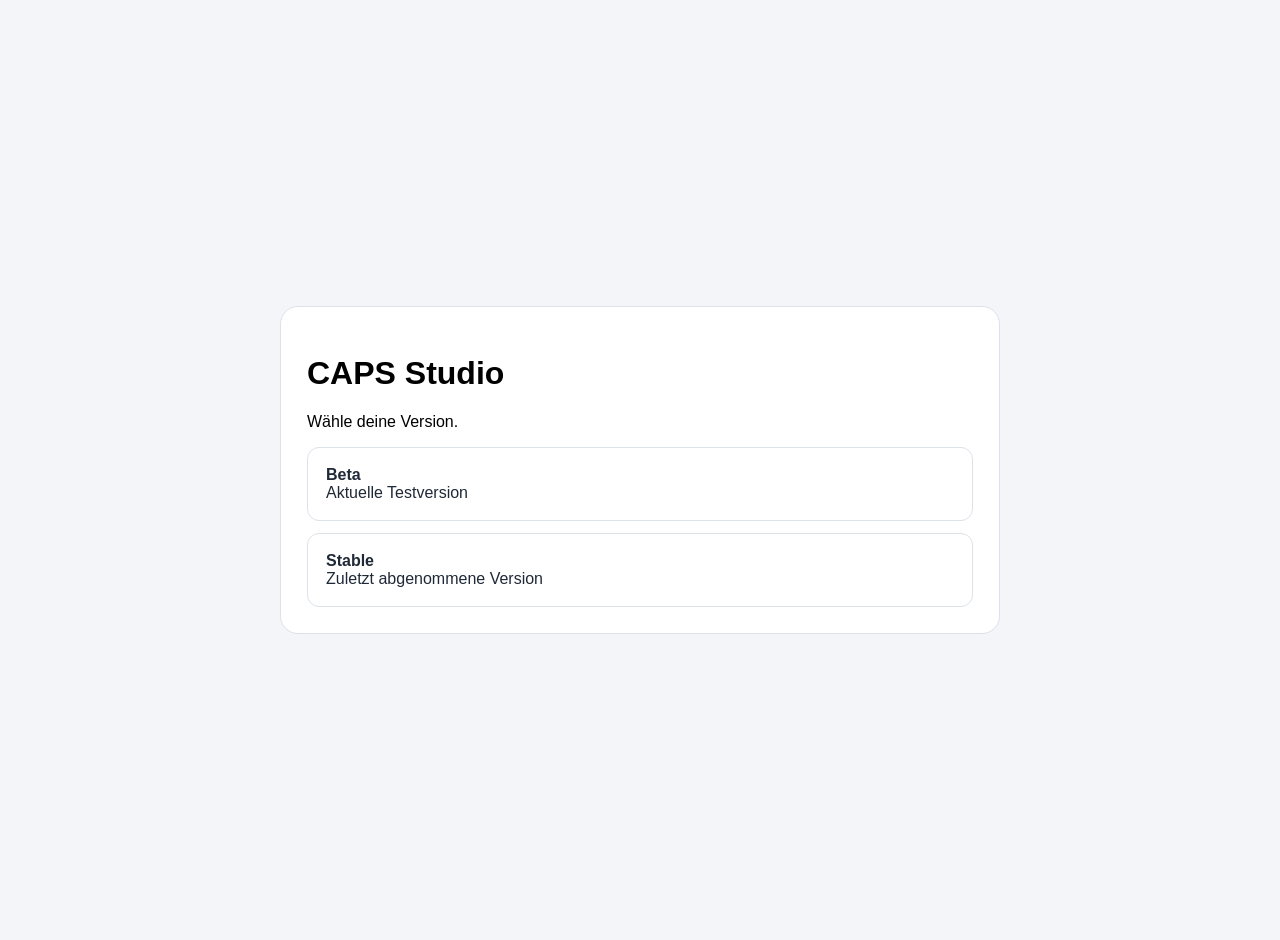
<file: index.html>
<!doctype html><html lang="de"><head><meta charset="UTF-8"><meta name="viewport" content="width=device-width,initial-scale=1.0"><title>CAPS Studio</title><style>body{font-family:Arial;background:#f3f5f8;margin:0;min-height:100vh;display:grid;place-items:center;padding:20px}main{background:#fff;border:1px solid #dce2e9;border-radius:18px;padding:26px;width:min(720px,100%);box-sizing:border-box}a{display:block;padding:18px;margin-top:12px;border:1px solid #dce2e9;border-radius:12px;text-decoration:none;color:#1f2937}a:hover{border-color:#2f6fed}</style></head><body><main><h1>CAPS Studio</h1><p>Wähle deine Version.</p><a href="./beta/"><strong>Beta</strong><br>Aktuelle Testversion</a><a href="./stable/"><strong>Stable</strong><br>Zuletzt abgenommene Version</a></main></body></html>
</file>
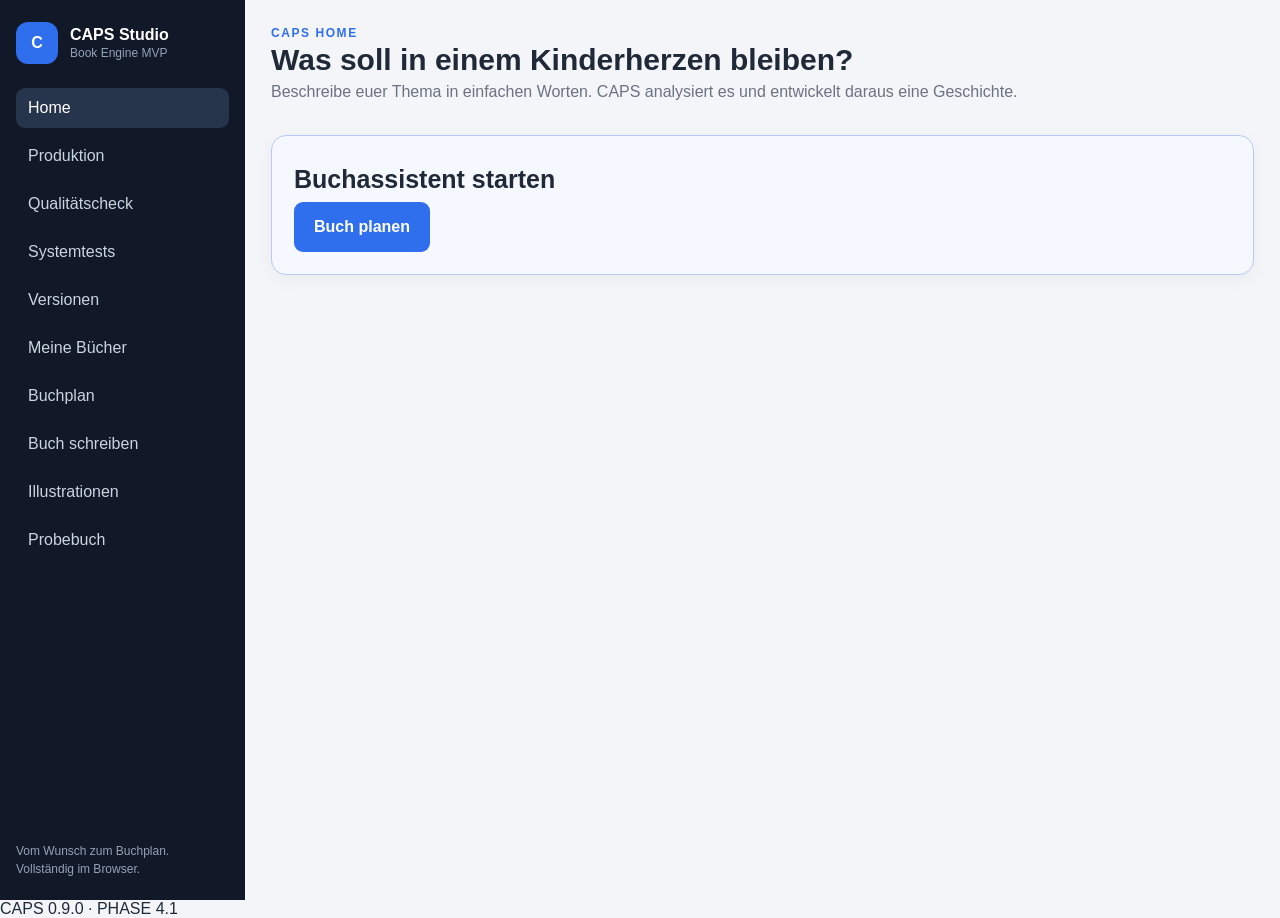
<file: beta/index.html>
<!doctype html>
<html lang="de">
<head>
  <meta charset="UTF-8">
  <meta name="viewport" content="width=device-width, initial-scale=1.0, viewport-fit=cover">
  <meta name="theme-color" content="#111827">
  <meta name="mobile-web-app-capable" content="yes">
  <title>CAPS Studio – Probebuch</title>
  <link rel="stylesheet" href="css/app.css?v=2026-07-18-0900-phase4.1">
</head>
<body>
  <div id="app"></div>

  <script src="js/core/boot-guard.js?v=2026-07-18-0900-phase4.1"></script>
  <script src="themes/universe-data.js?v=2026-07-18-0900-phase4.1"></script>
  <script src="js/core/storage-engine.js?v=2026-07-18-0900-phase4.1"></script>
  <script src="js/core/layout-engine.js?v=2026-07-18-0900-phase4.1"></script>
  <script src="js/core/illustration-engine.js?v=2026-07-18-0900-phase4.1"></script>
  <script src="js/core/manuscript-engine.js?v=2026-07-18-0900-phase4.1"></script>
  <script src="js/core/editorial-engine.js?v=2026-07-18-0900-phase4.1"></script>
  <script src="js/core/story-treatment-engine.js?v=2026-07-18-0900-phase4.1"></script>
  <script src="js/core/book-engine.js?v=2026-07-18-0900-phase4.1"></script>
  <script src="js/core/project-manager.js?v=2026-07-18-0900-phase4.1"></script>
  <script src="js/ui/ui-controller.js?v=2026-07-18-0900-phase4.1"></script>
  <script src="js/core/universe-engine.js?v=2026-07-18-0900-phase4.1"></script>
  <script src="js/core/consistency-engine.js?v=2026-07-18-0900-phase4.1"></script>
  <script src="js/core/regression-engine.js?v=2026-07-18-0900-phase4.1"></script>
  <script src="js/core/history-engine.js?v=2026-07-18-0900-phase4.1"></script>
  <script src="js/core/workflow-engine.js?v=2026-07-18-0900-phase4.1"></script>
  <script src="js/export/pdf-engine.js?v=2026-07-18-0900-phase4.1"></script>
  <script src="js/export/export-engine.js?v=2026-07-18-0900-phase4.1"></script>
  <script src="js/core/app.js?v=2026-07-18-0900-phase4.1"></script>
  <div class="release-badge">CAPS 0.9.0 · PHASE 4.1</div>
</body>
</html>
</file>
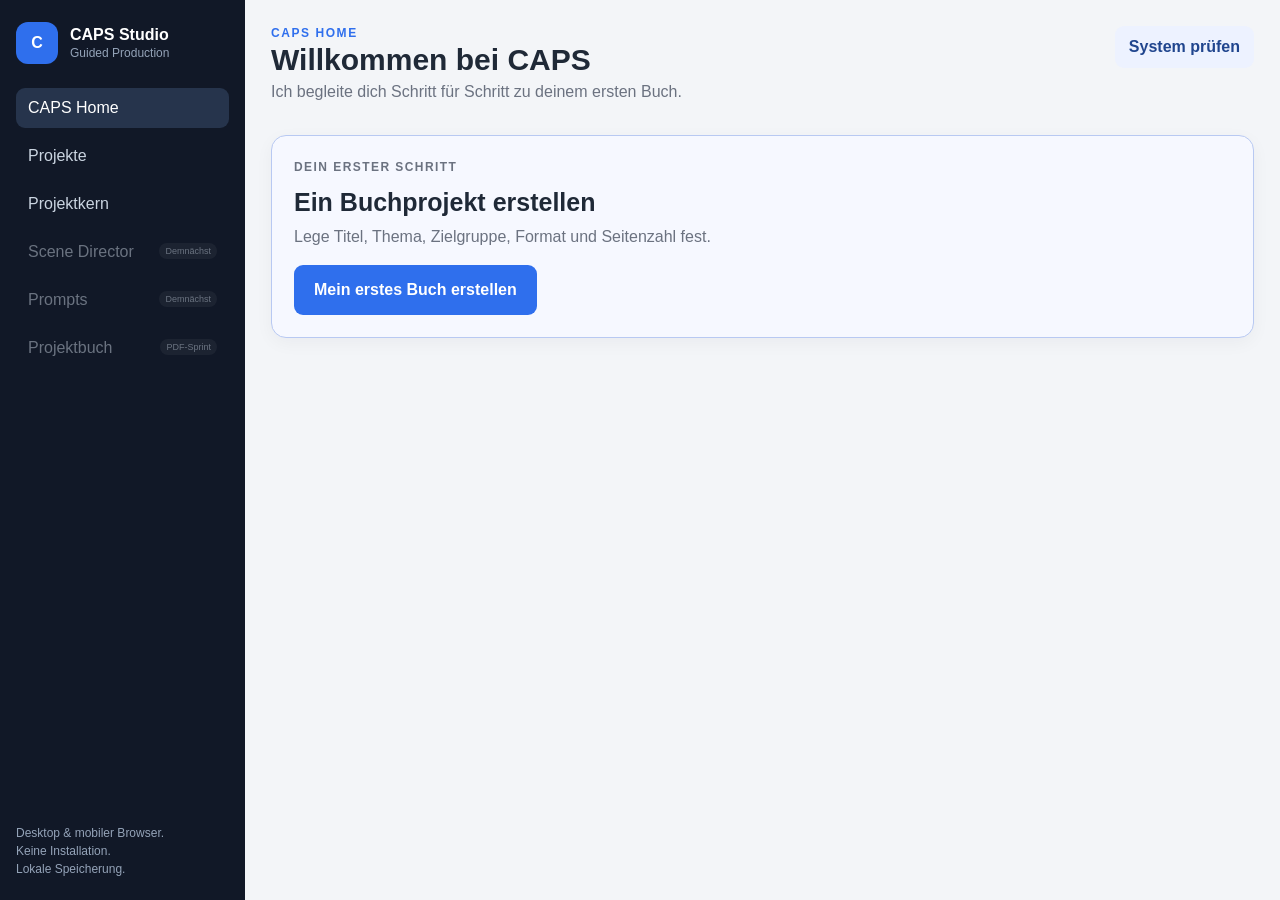
<file: stable/index.html>
<!doctype html>
<html lang="de">
<head>
  <meta charset="UTF-8">
  <meta name="viewport" content="width=device-width, initial-scale=1.0, viewport-fit=cover">
  <meta name="theme-color" content="#111827">
  <meta name="mobile-web-app-capable" content="yes">
  <title>CAPS Studio – Guided Production</title>
  <link rel="stylesheet" href="css/app.css">
</head>
<body>
  <div id="app"></div>

  <script src="js/core/storage-engine.js"></script>
  <script src="js/core/project-manager.js"></script>
  <script src="js/ui/ui-controller.js"></script>
  <script src="js/core/app.js"></script>
</body>
</html>
</file>
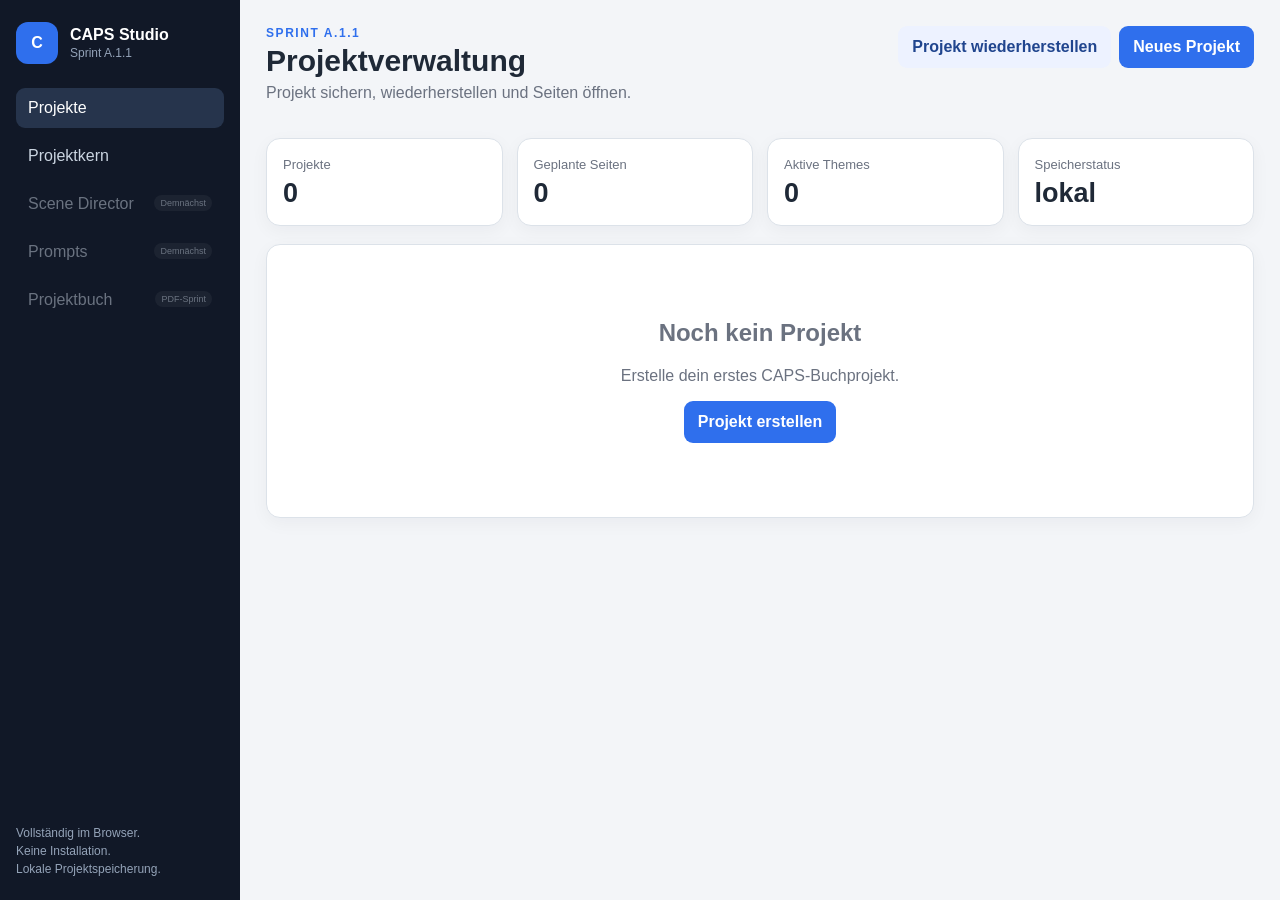
<file: releases/beta/5.1.0-a1.1/index.html>
<!doctype html>
<html lang="de">
<head>
  <meta charset="UTF-8">
  <meta name="viewport" content="width=device-width, initial-scale=1.0, viewport-fit=cover">
  <meta name="theme-color" content="#111827">
  <title>CAPS Studio – Sprint A.1</title>
  <link rel="stylesheet" href="css/app.css">
</head>
<body>
  <div id="app"></div>

  <script src="js/core/storage-engine.js"></script>
  <script src="js/core/project-manager.js"></script>
  <script src="js/ui/ui-controller.js"></script>
  <script src="js/core/app.js"></script>
</body>
</html>
</file>
<file: beta/css/app.css>
:root{
  font-family:Inter,Arial,Helvetica,sans-serif;
  color:#1f2937;
  background:#f3f5f8;
  --panel:#fff;
  --line:#dce2e9;
  --muted:#6b7280;
  --accent:#2f6fed;
  --accent-dark:#204fb6;
  --sidebar:#111827;
  --good:#147d45;
  --good-bg:#dcfce7;
  --warn:#a15c00;
  --warn-bg:#fff7ed;
  --danger:#991b1b;
  --danger-bg:#fee2e2;
}
*{box-sizing:border-box}
html{scroll-behavior:smooth}
body{margin:0;min-height:100vh;background:#f3f5f8;overscroll-behavior-y:contain}
button,input,select,textarea{font:inherit}
button{cursor:pointer;touch-action:manipulation;-webkit-tap-highlight-color:transparent}
.app-shell{min-height:100vh;display:grid;grid-template-columns:245px minmax(0,1fr)}
.sidebar{background:var(--sidebar);color:#fff;padding:22px 16px;display:flex;flex-direction:column;gap:24px}
.brand{display:flex;gap:12px;align-items:center}
.brand-mark{width:42px;height:42px;border-radius:12px;background:var(--accent);display:grid;place-items:center;font-weight:900}
.brand strong,.brand span{display:block}
.brand span{font-size:12px;color:#94a3b8;margin-top:2px}
.nav{display:grid;gap:8px}
.nav-item{padding:11px 12px;border-radius:9px;color:#cbd5e1;position:relative}
.nav-item.active{background:#26344c;color:#fff}
.nav-item.clickable:hover{background:#1f2c42;color:#fff}
.nav-button{width:100%;border:0;text-align:left;background:transparent;color:inherit;padding:0}
.nav-item.disabled{opacity:.48;cursor:not-allowed}
.coming-soon{float:right;font-size:9px;padding:3px 6px;border-radius:999px;background:rgba(255,255,255,.1)}
.side-note{margin-top:auto;color:#94a3b8;font-size:12px;line-height:1.5}
.main{padding:26px;min-width:0}
.topbar{display:flex;justify-content:space-between;gap:16px;align-items:flex-start;margin-bottom:18px}
h1{margin:3px 0 6px;font-size:30px}
h2,h3,p{margin-top:0}
.eyebrow{margin:0;color:var(--accent);font-size:12px;font-weight:800;letter-spacing:.13em}
.subtle{color:var(--muted)}
.actions{display:flex;gap:8px;flex-wrap:wrap}
.primary,.secondary,.danger,.success{border:0;border-radius:9px;min-height:42px;padding:10px 14px;font-weight:750}
.primary{background:var(--accent);color:#fff}
.primary:hover{background:var(--accent-dark)}
.secondary{background:#edf2ff;color:#20458e}
.danger{background:var(--danger-bg);color:var(--danger)}
.success{background:var(--good-bg);color:#166534}
.panel,.stat,.hero-card,.next-step-card{background:var(--panel);border:1px solid var(--line);border-radius:15px;box-shadow:0 5px 18px rgba(15,23,42,.045)}
.panel{padding:20px}
.stats{display:grid;grid-template-columns:repeat(4,1fr);gap:14px;margin-bottom:18px}
.stat{padding:16px}
.stat span{font-size:13px;color:var(--muted)}
.stat strong{display:block;font-size:27px;margin-top:5px}
.home-grid{display:grid;grid-template-columns:minmax(0,1.35fr) minmax(320px,.65fr);gap:16px;align-items:start}
.hero-card{padding:22px;background:linear-gradient(145deg,#111827,#26344c);color:#fff}
.hero-card .subtle{color:#cbd5e1}
.hero-top{display:flex;justify-content:space-between;gap:16px;align-items:flex-start}
.hero-project{margin-top:18px}
.hero-project h2{font-size:28px;margin-bottom:6px}
.score-row{display:flex;justify-content:space-between;align-items:flex-end;gap:16px;margin-top:18px}
.score-number{font-size:42px;font-weight:900;line-height:1}
.score-label{font-size:12px;color:#cbd5e1;margin-top:5px}
.progress{height:11px;background:#dfe5ee;border-radius:999px;overflow:hidden}
.progress span{display:block;height:100%;background:var(--accent)}
.hero-card .progress{background:rgba(255,255,255,.17);margin-top:10px}
.hero-card .progress span{background:#7ea5ff}
.health-button{border:1px solid rgba(255,255,255,.18);background:rgba(255,255,255,.08);color:#fff;border-radius:999px;padding:8px 11px;font-weight:750}
.next-step-card{padding:22px;margin-top:16px;border-color:#b8c9f2;background:#f6f8ff}
.next-step-label{color:var(--accent);font-size:12px;font-weight:900;letter-spacing:.12em}
.next-step-card h2{font-size:25px;margin:7px 0 8px}
.next-step-card p{color:var(--muted);line-height:1.5}
.next-step-card .primary{min-height:50px;padding-inline:20px}
.timeline{display:grid;grid-template-columns:repeat(7,1fr);gap:8px;margin-top:16px}
.timeline-step{border:1px solid var(--line);border-radius:11px;padding:10px 8px;text-align:center;background:#fafbfd;min-height:76px}
.timeline-step strong,.timeline-step span{display:block}
.timeline-step strong{font-size:12px}
.timeline-step span{font-size:20px;margin-bottom:5px}
.timeline-step.done{background:#edf8f1;border-color:#b7dec7;color:var(--good)}
.timeline-step.current{background:#fff7ed;border-color:#f3cc9d;color:var(--warn)}
.timeline-step.locked{color:#9ca3af}
.coach-card{padding:18px;border-left:4px solid var(--accent);background:#fff;border-radius:0 13px 13px 0;box-shadow:0 5px 18px rgba(15,23,42,.045)}
.coach-card strong{display:block;margin-bottom:7px}
.activity-list,.health-list,.project-list{display:grid;gap:0}
.activity-item,.health-item,.project-row{display:flex;justify-content:space-between;gap:12px;padding:10px 0;border-bottom:1px solid #edf0f4}
.activity-item:last-child,.health-item:last-child,.project-row:last-child{border-bottom:0}
.activity-item span:last-child,.project-row span:last-child{color:var(--muted);font-size:12px}
.health-dot{width:10px;height:10px;border-radius:50%;display:inline-block;margin-right:7px}
.health-dot.good{background:#22c55e}
.health-dot.warn{background:#f59e0b}
.health-dot.off{background:#cbd5e1}
.project-grid{display:grid;grid-template-columns:repeat(auto-fill,minmax(270px,1fr));gap:14px}
.project-card{border:1px solid var(--line);border-radius:13px;overflow:hidden;background:#fff}
.project-cover{min-height:105px;padding:16px;color:#fff;background:linear-gradient(145deg,#172033,#2f6fed);display:flex;justify-content:space-between;align-items:flex-end}
.project-body{padding:15px}
.project-meta{color:var(--muted);font-size:13px;min-height:34px}
.project-actions{display:flex;gap:7px;flex-wrap:wrap;margin-top:14px}
.empty{padding:54px 18px;text-align:center;color:var(--muted)}
.form-grid{display:grid;grid-template-columns:1fr 1fr;gap:13px}
.field{display:grid;gap:6px;font-size:13px;font-weight:750}
.field.wide{grid-column:1/-1}
input,select,textarea{width:100%;border:1px solid #d6dde6;border-radius:9px;padding:10px 11px;background:#fff;color:#1f2937}
textarea{min-height:130px;resize:vertical}
.form-actions{display:flex;justify-content:flex-end;gap:8px;margin-top:20px}
.project-header{display:flex;justify-content:space-between;gap:16px;align-items:flex-start;margin-bottom:18px}
.page-list{display:grid;grid-template-columns:repeat(auto-fill,minmax(210px,1fr));gap:10px;margin-top:14px}
.page-card{border:1px solid var(--line);border-radius:11px;padding:12px;background:#fafbfd;cursor:pointer;text-align:left;width:100%}
.page-card:hover{border-color:#9bb7f6;background:#f3f6ff}
.page-card strong,.page-card span{display:block}
.page-card span{color:var(--muted);font-size:12px;margin-top:5px}
.page-editor-grid{display:grid;grid-template-columns:minmax(0,1fr) 280px;gap:16px;align-items:start}
.page-editor-sidebar{position:sticky;top:16px}
.page-status-list{display:grid;gap:8px;margin-top:14px}
.page-status-list div{display:flex;justify-content:space-between;gap:10px;padding:9px 0;border-bottom:1px solid #edf0f4}
.export-explanation{display:grid;grid-template-columns:1fr 1fr;gap:10px;margin-top:16px}
.export-option{border:1px solid var(--line);border-radius:11px;padding:13px;background:#fafbfd}
.export-option strong,.export-option span{display:block}
.export-option span{margin-top:5px;color:var(--muted);font-size:12px;line-height:1.45}
.toast{position:fixed;right:18px;bottom:18px;padding:12px 15px;background:#111827;color:#fff;border-radius:10px;box-shadow:0 10px 30px rgba(0,0,0,.25);z-index:50}
.modal-backdrop{position:fixed;inset:0;background:rgba(15,23,42,.68);z-index:60;display:grid;place-items:center;padding:18px}
.modal{width:min(560px,100%);max-height:88vh;overflow:auto;background:#fff;border-radius:16px;box-shadow:0 24px 80px rgba(0,0,0,.3)}
.modal-head,.modal-body,.modal-actions{padding:17px 18px}
.modal-head{border-bottom:1px solid var(--line);display:flex;justify-content:space-between;gap:12px;align-items:center}
.modal-actions{border-top:1px solid var(--line);display:flex;justify-content:flex-end}
.mobile-bottom-nav{display:none}
.mobile-next-bar{display:none}
.quick-continue{margin-top:14px;padding:12px;border-radius:11px;background:rgba(255,255,255,.08);border:1px solid rgba(255,255,255,.13)}
.quick-continue strong{display:block;margin-bottom:5px}
.quick-continue button{margin-top:9px}

@media(max-width:1050px){
  .home-grid{grid-template-columns:1fr}
  .timeline{grid-template-columns:repeat(4,1fr)}
}
@media(max-width:850px){
  body{padding-bottom:calc(76px + env(safe-area-inset-bottom))}
  .app-shell{grid-template-columns:1fr}
  .sidebar{display:none}
  .main{padding:14px 12px 92px}
  .topbar,.project-header{display:grid}
  .topbar .actions,.project-header .actions{display:grid;grid-template-columns:1fr 1fr}
  h1{font-size:24px}
  .stats{grid-template-columns:1fr 1fr;gap:9px}
  .stat{padding:13px}
  .stat strong{font-size:23px}
  .hero-card{padding:17px}
  .hero-top{display:grid}
  .hero-project h2{font-size:24px}
  .score-number{font-size:36px}
  .timeline{grid-template-columns:repeat(2,1fr)}
  .next-step-card{padding:17px}
  .next-step-card .primary{width:100%;min-height:52px}
  .page-editor-grid{grid-template-columns:1fr}
  .page-editor-sidebar{position:static}
  .mobile-bottom-nav{display:grid;grid-template-columns:repeat(4,1fr);position:fixed;left:0;right:0;bottom:0;z-index:40;background:rgba(17,24,39,.98);padding:7px 8px calc(7px + env(safe-area-inset-bottom));backdrop-filter:blur(14px)}
  .mobile-bottom-nav button{border:0;background:transparent;color:#cbd5e1;min-height:54px;border-radius:10px;display:grid;place-items:center;align-content:center;gap:2px;font-size:10px}
  .mobile-bottom-nav button strong{font-size:19px}
  .mobile-bottom-nav button.active{background:#26344c;color:#fff}
  .mobile-next-bar{display:grid;position:sticky;bottom:calc(70px + env(safe-area-inset-bottom));z-index:25;margin-top:14px;padding:9px;background:rgba(255,255,255,.95);border:1px solid var(--line);border-radius:13px;backdrop-filter:blur(12px)}
  .mobile-next-bar button{min-height:50px}
  .toast{left:12px;right:12px;bottom:calc(88px + env(safe-area-inset-bottom));text-align:center}
}
@media(max-width:560px){
  .stats,.form-grid,.export-explanation{grid-template-columns:1fr}
  .field.wide{grid-column:auto}
  .topbar .actions,.project-header .actions,.project-actions,.form-actions{grid-template-columns:1fr;display:grid}
  .timeline{grid-template-columns:1fr 1fr}
  .primary,.secondary,.danger,.success{min-height:48px}
}

.universe-toolbar{display:grid;grid-template-columns:minmax(220px,1fr) 220px auto;gap:10px;margin-bottom:14px}.asset-grid{display:grid;grid-template-columns:repeat(auto-fill,minmax(205px,1fr));gap:10px}.asset-card{border:1px solid var(--line);border-radius:12px;padding:13px;background:#fafbfd;display:grid;gap:8px;min-height:132px}.asset-card.selected{border-color:var(--accent);background:#f3f6ff}.asset-card h3{font-size:15px;margin:0}.asset-card small{color:var(--muted)}.asset-category{display:inline-block;width:max-content;padding:4px 7px;border-radius:999px;background:#edf2ff;color:#20458e;font-size:10px;font-weight:800}.asset-actions{margin-top:auto;display:flex;gap:7px}.asset-actions button{width:100%}.universe-tabs{display:flex;gap:8px;flex-wrap:wrap;margin-bottom:14px}.universe-tabs button.active{background:var(--accent);color:#fff}.pack-grid{display:grid;grid-template-columns:repeat(auto-fill,minmax(250px,1fr));gap:12px}.pack-card{border:1px solid var(--line);border-radius:13px;padding:15px;background:#fff}.pack-card p{color:var(--muted);font-size:13px;line-height:1.45}.universe-summary{display:grid;grid-template-columns:repeat(4,1fr);gap:10px;margin-bottom:14px}.library-empty{padding:28px;text-align:center;color:var(--muted)}@media(max-width:850px){.universe-toolbar{grid-template-columns:1fr 1fr}.universe-toolbar button{grid-column:1/-1}.asset-grid,.pack-grid{grid-template-columns:1fr 1fr}.universe-summary{grid-template-columns:1fr 1fr}}@media(max-width:560px){.universe-toolbar,.asset-grid,.pack-grid,.universe-summary{grid-template-columns:1fr}.universe-tabs{display:grid;grid-template-columns:1fr 1fr}.universe-tabs button{min-height:48px}.asset-card{min-height:150px}}


/* Sprint A.2.2.1 – Projektassistent */
.wizard-shell{max-width:1050px;margin:0 auto}
.wizard-progress{display:grid;grid-template-columns:repeat(6,1fr);gap:7px;margin-bottom:16px}
.wizard-progress div{padding:9px 7px;border:1px solid var(--line);border-radius:10px;background:#fafbfd;text-align:center;font-size:11px;font-weight:750;color:var(--muted)}
.wizard-progress div.done{background:#edf8f1;color:var(--good);border-color:#b7dec7}
.wizard-progress div.active{background:#edf2ff;color:#20458e;border-color:#9bb7f6}
.wizard-card{background:#fff;border:1px solid var(--line);border-radius:15px;padding:22px;box-shadow:0 5px 18px rgba(15,23,42,.045)}
.wizard-card h2{margin-bottom:6px}
.theme-grid{display:grid;grid-template-columns:repeat(auto-fill,minmax(165px,1fr));gap:10px;margin-top:16px}
.theme-option{border:1px solid var(--line);border-radius:12px;padding:14px;background:#fafbfd;min-height:94px;text-align:left}
.theme-option strong,.theme-option span{display:block}
.theme-option span{font-size:22px;margin-bottom:7px}
.theme-option.selected{background:#edf2ff;border-color:var(--accent);box-shadow:0 0 0 2px rgba(47,111,237,.10)}
.selection-toolbar{display:grid;grid-template-columns:1fr 220px;gap:10px;margin:14px 0}
.selection-grid{display:grid;grid-template-columns:repeat(auto-fill,minmax(190px,1fr));gap:9px}
.selection-card{border:1px solid var(--line);border-radius:11px;padding:12px;background:#fafbfd;text-align:left;min-height:88px}
.selection-card strong,.selection-card small{display:block}
.selection-card small{color:var(--muted);margin-top:5px}
.selection-card.selected{border-color:var(--accent);background:#f3f6ff}
.wizard-footer{display:flex;justify-content:space-between;gap:9px;margin-top:18px}
.wizard-summary{display:grid;grid-template-columns:repeat(2,1fr);gap:10px}
.summary-box{border:1px solid var(--line);border-radius:11px;padding:13px;background:#fafbfd}
.summary-box strong,.summary-box span{display:block}
.summary-box span{color:var(--muted);font-size:13px;margin-top:5px}
.project-tabs{display:flex;gap:8px;flex-wrap:wrap;margin:0 0 14px}
.project-tabs button.active{background:var(--accent);color:#fff}
.content-section{margin-top:18px}
.content-section-head{display:flex;justify-content:space-between;align-items:center;gap:10px;margin-bottom:10px}
.content-section-head h3{margin:0}
.content-count{padding:4px 8px;border-radius:999px;background:#edf2ff;color:#20458e;font-size:11px;font-weight:800}
.custom-character-list{display:grid;gap:9px;margin-top:12px}
.custom-character{display:flex;justify-content:space-between;gap:12px;align-items:center;border:1px solid var(--line);border-radius:10px;padding:10px;background:#fafbfd}
.wizard-note{padding:11px 12px;border-radius:10px;background:#edf2ff;color:#20458e;font-size:13px;line-height:1.45}
@media(max-width:850px){
  .wizard-progress{grid-template-columns:repeat(3,1fr)}
  .theme-grid,.selection-grid{grid-template-columns:1fr 1fr}
  .selection-toolbar{grid-template-columns:1fr}
}
@media(max-width:560px){
  .wizard-progress{grid-template-columns:repeat(2,1fr)}
  .theme-grid,.selection-grid,.wizard-summary{grid-template-columns:1fr}
  .wizard-card{padding:16px}
  .wizard-footer{display:grid;grid-template-columns:1fr}
  .wizard-footer button{width:100%;min-height:50px}
  .project-tabs{display:grid;grid-template-columns:1fr 1fr}
  .project-tabs button{min-height:48px}
}

.book-wizard{max-width:1050px;margin:0 auto}.book-wizard-progress{display:grid;grid-template-columns:repeat(5,1fr);gap:7px;margin-bottom:16px}.book-wizard-progress div{padding:9px 6px;border:1px solid var(--line);border-radius:10px;background:#fafbfd;text-align:center;font-size:11px;font-weight:800;color:var(--muted)}.book-wizard-progress div.done{background:#edf8f1;color:var(--good);border-color:#b7dec7}.book-wizard-progress div.active{background:#edf2ff;color:#20458e;border-color:#9bb7f6}.choice-grid{display:grid;grid-template-columns:repeat(auto-fill,minmax(175px,1fr));gap:10px;margin-top:14px}.choice-card{border:1px solid var(--line);border-radius:12px;padding:14px;background:#fafbfd;text-align:left;min-height:86px}.choice-card.selected{background:#edf2ff;border-color:var(--accent)}.character-builder{display:grid;gap:10px;margin-top:14px}.character-row{border:1px solid var(--line);border-radius:12px;padding:13px;background:#fafbfd}.character-row-head{display:flex;justify-content:space-between;align-items:center;gap:10px}.plan-grid{display:grid;grid-template-columns:repeat(2,minmax(0,1fr));gap:14px}.plan-card{background:#fff;border:1px solid var(--line);border-radius:14px;padding:17px;box-shadow:0 5px 18px rgba(15,23,42,.04)}.plan-list{display:grid;gap:8px}.plan-list-item{border:1px solid #e7ebf0;border-radius:10px;padding:11px;background:#fafbfd}.plan-list-item strong,.plan-list-item span{display:block}.plan-list-item span{color:var(--muted);font-size:13px;margin-top:4px;line-height:1.45}.qa-score{font-size:42px;font-weight:900}.qa-check{display:flex;justify-content:space-between;gap:12px;padding:9px 0;border-bottom:1px solid #edf0f4}.qa-check.good{color:var(--good)}.qa-check.warn{color:#a15c00}.approval-bar{display:flex;justify-content:space-between;gap:10px;align-items:center;margin-top:14px;padding-top:13px;border-top:1px solid var(--line)}.generator-note{padding:11px 12px;border-radius:10px;background:#fff7ed;color:#8a4b00;font-size:13px;line-height:1.5;margin:14px 0}@media(max-width:850px){.book-wizard-progress{grid-template-columns:repeat(3,1fr)}.plan-grid{grid-template-columns:1fr}}@media(max-width:560px){.book-wizard-progress{grid-template-columns:repeat(2,1fr)}.choice-grid{grid-template-columns:1fr}.approval-bar{display:grid}}

.manuscript-layout{display:grid;grid-template-columns:260px minmax(0,1fr);gap:14px}.chapter-sidebar{background:#fff;border:1px solid var(--line);border-radius:14px;padding:12px;height:max-content;position:sticky;top:12px}.chapter-sidebar button{width:100%;text-align:left;margin-bottom:7px}.chapter-sidebar button.active{background:var(--accent);color:#fff}.scene-editor{background:#fff;border:1px solid var(--line);border-radius:14px;padding:18px}.scene-meta{display:grid;grid-template-columns:repeat(3,1fr);gap:8px;margin:12px 0}.scene-meta div{background:#fafbfd;border:1px solid var(--line);border-radius:10px;padding:10px}.scene-meta strong,.scene-meta span{display:block}.scene-meta span{color:var(--muted);font-size:12px;margin-top:3px}.scene-textarea{min-height:420px;font-family:Georgia,serif;font-size:17px;line-height:1.65}.manuscript-toolbar{display:flex;gap:8px;flex-wrap:wrap;margin:12px 0}.manuscript-stats{display:grid;grid-template-columns:repeat(4,1fr);gap:10px;margin-bottom:14px}.quality-strip{display:grid;grid-template-columns:repeat(4,1fr);gap:8px;margin-top:12px}.quality-strip div{border:1px solid var(--line);border-radius:9px;padding:9px;background:#fafbfd;font-size:12px}.quality-strip .ok{color:var(--good)}.scene-list{display:grid;gap:6px;margin-top:8px}.scene-list button{background:#fafbfd;color:#1f2937;border:1px solid var(--line)}.scene-list button.active{background:#edf2ff;border-color:var(--accent)}@media(max-width:900px){.manuscript-layout{grid-template-columns:1fr}.chapter-sidebar{position:static}.manuscript-stats{grid-template-columns:1fr 1fr}}@media(max-width:560px){.scene-meta,.quality-strip,.manuscript-stats{grid-template-columns:1fr}.scene-textarea{min-height:320px}.manuscript-toolbar{display:grid}.manuscript-toolbar button{width:100%;min-height:48px}}

.illustration-layout{display:grid;grid-template-columns:290px minmax(0,1fr);gap:14px}
.illustration-sidebar{background:#fff;border:1px solid var(--line);border-radius:14px;padding:12px;height:max-content;position:sticky;top:12px;max-height:calc(100vh - 30px);overflow:auto}
.illustration-list{display:grid;gap:7px}
.illustration-list button{background:#fafbfd;color:#1f2937;border:1px solid var(--line);text-align:left}
.illustration-list button.active{background:#edf2ff;border-color:var(--accent)}
.illustration-editor{background:#fff;border:1px solid var(--line);border-radius:14px;padding:18px}
.illustration-preview{aspect-ratio:3/2;border:2px dashed #cbd5e1;border-radius:13px;background:#f8fafc;display:grid;place-items:center;overflow:hidden;margin:12px 0}
.illustration-preview img{width:100%;height:100%;object-fit:contain;background:#fff}
.illustration-placeholder{text-align:center;color:var(--muted);padding:20px}
.prompt-box{min-height:270px;font-family:ui-monospace,SFMono-Regular,Consolas,monospace;font-size:13px;line-height:1.5}
.passport-grid{display:grid;grid-template-columns:repeat(auto-fill,minmax(220px,1fr));gap:10px}
.passport-card{border:1px solid var(--line);border-radius:11px;padding:12px;background:#fafbfd}
.passport-card strong,.passport-card span{display:block}
.passport-card span{color:var(--muted);font-size:12px;line-height:1.45;margin-top:4px}
.illustration-stats{display:grid;grid-template-columns:repeat(4,1fr);gap:10px;margin-bottom:14px}
.illustration-toolbar{display:flex;gap:8px;flex-wrap:wrap}
.upload-label{display:inline-flex;align-items:center;justify-content:center;min-height:42px;padding:9px 13px;border-radius:9px;background:var(--accent);color:#fff;font-weight:800;cursor:pointer}
.upload-label input{display:none}
.style-bible{border:1px solid #9bb7f6;background:#f6f8ff;border-radius:13px;padding:14px;margin-bottom:13px}
@media(max-width:900px){.illustration-layout{grid-template-columns:1fr}.illustration-sidebar{position:static;max-height:none}.illustration-stats{grid-template-columns:1fr 1fr}}
@media(max-width:560px){.illustration-stats{grid-template-columns:1fr}.illustration-toolbar{display:grid}.illustration-toolbar button,.upload-label{width:100%;min-height:48px}.passport-grid{grid-template-columns:1fr}}

.style-editor-grid{display:grid;grid-template-columns:repeat(3,1fr);gap:10px}
.character-editor-grid{display:grid;grid-template-columns:repeat(3,1fr);gap:10px}
.character-editor-card{border:1px solid var(--line);border-radius:12px;padding:13px;background:#fafbfd;margin-bottom:12px}
.character-editor-card h3{margin-top:0}
.control-section{background:#fff;border:1px solid var(--line);border-radius:14px;padding:16px;margin-bottom:14px}
.control-section summary{cursor:pointer}
.style-preview{padding:12px;border:1px solid #9bb7f6;border-radius:10px;background:#f6f8ff;margin-top:10px}
@media(max-width:850px){.style-editor-grid,.character-editor-grid{grid-template-columns:1fr 1fr}}
@media(max-width:560px){.style-editor-grid,.character-editor-grid{grid-template-columns:1fr}}

.wizard-section-head{display:flex;justify-content:space-between;align-items:end;gap:12px;margin:24px 0 12px}
.compact-characters .character-row{border-color:#b8c9f2;background:#f8faff}
.layout-stats{display:grid;grid-template-columns:repeat(4,1fr);gap:12px;margin-bottom:14px}
.layout-warning,.layout-ready{border-radius:12px;padding:13px 15px;margin-bottom:14px;line-height:1.5}
.layout-warning{background:#fff7ed;border:1px solid #f3cc9d;color:#8a4b00}
.layout-ready{background:#edf8f1;border:1px solid #b7dec7;color:#166534}
.layout-workspace{display:grid;grid-template-columns:280px minmax(0,1fr);gap:14px;align-items:start}
.layout-sidebar{background:#fff;border:1px solid var(--line);border-radius:14px;padding:12px;display:grid;gap:7px;position:sticky;top:12px;max-height:calc(100vh - 30px);overflow:auto}
.layout-spread-button{border:1px solid var(--line);background:#fafbfd;border-radius:9px;padding:10px;text-align:left;color:#1f2937}
.layout-spread-button strong,.layout-spread-button span{display:block}
.layout-spread-button span{font-size:11px;color:var(--muted);margin-top:4px}
.layout-spread-button.active{background:#edf2ff;border-color:var(--accent)}
.layout-editor{display:grid;gap:14px}
.book-spread-preview{position:relative;aspect-ratio:3/2;background:#fff;border:1px solid var(--line);border-radius:14px;overflow:hidden;box-shadow:0 8px 28px rgba(15,23,42,.08);display:grid}
.book-preview-image{min-height:0;background:#e9eef5;display:grid;place-items:center;text-align:center;color:var(--muted);overflow:hidden}
.book-preview-image img{width:100%;height:100%;object-fit:cover}
.book-preview-copy{background:rgba(255,255,255,.94);padding:18px;overflow:auto;font-size:var(--preview-body);line-height:1.45}
.book-preview-copy h2{font-size:var(--preview-title);margin-bottom:10px}
.book-preview-copy p{margin:0 0 .65em}
.book-spread-preview.text-bottom{grid-template-rows:minmax(0,1fr) minmax(28%,auto)}
.book-spread-preview.text-left{grid-template-columns:38% 62%}.book-spread-preview.text-left .book-preview-copy{grid-column:1;grid-row:1}.book-spread-preview.text-left .book-preview-image{grid-column:2;grid-row:1}
.book-spread-preview.text-right{grid-template-columns:62% 38%}.book-spread-preview.text-right .book-preview-copy{grid-column:2;grid-row:1}.book-spread-preview.text-right .book-preview-image{grid-column:1;grid-row:1}
.book-preview-pages{position:absolute;right:10px;bottom:7px;font-size:11px;color:#64748b}
.layout-edit-fields{background:#fff;border:1px solid var(--line);border-radius:14px;padding:16px;display:grid;grid-template-columns:1fr 1fr;gap:10px}
.layout-edit-fields .wide,.layout-edit-fields button{grid-column:1/-1}
.layout-textarea{min-height:240px;line-height:1.55}
.print-book{display:none}
@media(max-width:900px){.layout-workspace{grid-template-columns:1fr}.layout-sidebar{position:static;max-height:none;grid-template-columns:repeat(2,1fr)}.layout-stats{grid-template-columns:1fr 1fr}}
@media(max-width:560px){.wizard-section-head{display:block}.wizard-section-head button{width:100%;margin-top:8px}.layout-sidebar{grid-template-columns:1fr}.layout-stats{grid-template-columns:1fr 1fr}.layout-edit-fields{grid-template-columns:1fr}.book-spread-preview{aspect-ratio:auto;min-height:620px}.book-spread-preview.text-left,.book-spread-preview.text-right{grid-template-columns:1fr;grid-template-rows:55% 45%}.book-spread-preview.text-left .book-preview-image,.book-spread-preview.text-right .book-preview-image{grid-column:1;grid-row:1}.book-spread-preview.text-left .book-preview-copy,.book-spread-preview.text-right .book-preview-copy{grid-column:1;grid-row:2}}
@media print{
 @page{size:A4 landscape;margin:0}
 html,body{background:#fff!important;margin:0!important;padding:0!important}
 .app-shell,.release-badge{display:none!important}
 #app>.print-book{display:block!important}
 .print-cover,.print-spread{width:297mm;height:210mm;position:relative;overflow:hidden;page-break-after:always;break-after:page;background:#fff;-webkit-print-color-adjust:exact;print-color-adjust:exact}
 .print-cover>img{position:absolute;width:100%;height:100%;object-fit:cover;filter:brightness(.65)}
 .print-cover-copy{position:absolute;inset:0;display:grid;place-content:center;text-align:center;padding:25mm;color:#fff;background:linear-gradient(180deg,rgba(15,23,42,.16),rgba(15,23,42,.62))}
 .print-cover.no-image .print-cover-copy{background:linear-gradient(145deg,#111827,#2f6fed)}
 .print-cover-copy h1{font-size:25mm;line-height:1.05;margin:0 0 8mm}.print-cover-copy h2{font-size:9mm;font-weight:400}.print-cover-copy p{font-size:6mm;margin-top:15mm}
 .print-spread{display:grid}
 .print-image{background:#e9eef5;display:grid;place-items:center;overflow:hidden}.print-image img{width:100%;height:100%;object-fit:cover}.missing-print-image{font:6mm Arial;color:#64748b}
 .print-copy{padding:12mm 15mm;background:rgba(255,255,255,.96);font-size:var(--book-body);line-height:1.45}.print-copy h2{font-size:var(--book-title);margin:0 0 5mm}.print-copy p{margin:0 0 4mm}
 .print-spread.text-bottom{grid-template-rows:62% 38%}.print-spread.text-left{grid-template-columns:38% 62%}.print-spread.text-left .print-copy{grid-column:1;grid-row:1}.print-spread.text-left .print-image{grid-column:2;grid-row:1}.print-spread.text-right{grid-template-columns:62% 38%}.print-spread.text-right .print-copy{grid-column:2;grid-row:1}.print-spread.text-right .print-image{grid-column:1;grid-row:1}
 .print-page-number{position:absolute;right:8mm;bottom:5mm;font:3.5mm Arial;color:#64748b}
}

.scene-brief{display:grid;grid-template-columns:repeat(2,minmax(0,1fr));gap:8px;margin:12px 0}.scene-brief>div{background:#f7f8fb;border:1px solid var(--line);border-radius:9px;padding:10px}.scene-brief strong,.scene-brief span{display:block}.scene-brief span{font-size:12px;color:var(--muted);line-height:1.4;margin-top:3px}.quality-strip .warn{background:#fff7ed;color:#9a3412;border-color:#fdba74}.manuscript-toolbar{align-items:stretch}.manuscript-toolbar button{min-height:42px}@media(max-width:620px){.scene-brief{grid-template-columns:1fr}.manuscript-toolbar{display:grid;grid-template-columns:1fr 1fr}.manuscript-toolbar button{width:100%}}@media(max-width:390px){.manuscript-toolbar{grid-template-columns:1fr}}

.story-influence{margin:12px 0;padding:14px;border:1px solid #b8c9f4;border-radius:13px;background:#f7f9ff}
.story-influence-grid{display:grid;grid-template-columns:repeat(2,minmax(0,1fr));gap:9px}
.story-influence-grid>div{padding:9px;border-radius:9px;background:#fff;border:1px solid var(--line)}
.story-influence-grid strong,.story-influence-grid span{display:block}
.story-influence-grid span{margin-top:4px;color:var(--muted);font-size:13px;line-height:1.45}
.story-influence-grid .wide{grid-column:1/-1}
@media(max-width:620px){.story-influence-grid{grid-template-columns:1fr}.story-influence-grid .wide{grid-column:auto}}

.intake-summary,.impact-grid{display:grid;grid-template-columns:repeat(2,minmax(0,1fr));gap:10px;margin:14px 0}
.intake-summary>div,.impact-grid>div{border:1px solid var(--line);border-radius:11px;padding:12px;background:#fafbfd}
.intake-summary strong,.intake-summary span,.impact-grid strong,.impact-grid span{display:block}
.intake-summary span,.impact-grid span{margin-top:5px;color:var(--muted);line-height:1.5}
@media(max-width:680px){.intake-summary,.impact-grid{grid-template-columns:1fr}}

.analysis-banner{display:flex;align-items:center;justify-content:space-between;gap:12px;border:1px solid #8fb1ff;background:#f4f7ff;border-radius:12px;padding:14px;margin:14px 0}
.analysis-banner strong{font-size:18px}.analysis-banner span{color:var(--muted);font-size:13px}
.story-concept-card{border:1px solid var(--line);border-radius:13px;padding:16px;background:#fffaf0;margin-top:14px}
.story-concept-card h3{margin:4px 0 10px}
@media(max-width:560px){.analysis-banner{align-items:flex-start;flex-direction:column}}

.scene-quality{grid-template-columns:repeat(auto-fit,minmax(150px,1fr))}
.manuscript-editor textarea{line-height:1.72}

.warning-note{border-color:#f2b84b!important;background:#fff8e8!important}

.treatment-head{display:flex;justify-content:space-between;align-items:flex-start;gap:18px;margin-bottom:14px}.treatment-head h2{max-width:900px}.treatment-arcs{display:grid;grid-template-columns:repeat(auto-fit,minmax(250px,1fr));gap:10px;margin:12px 0 20px}.treatment-arcs article{border:1px solid var(--line);border-radius:12px;padding:13px;background:#fafbfd}.treatment-arcs strong,.treatment-arcs span{display:block}.treatment-arcs span{font-size:13px;line-height:1.5;margin-top:7px;color:var(--muted)}.treatment-beats{display:grid;gap:12px}.treatment-beat{display:grid;grid-template-columns:48px minmax(0,1fr);gap:12px;border:1px solid var(--line);border-radius:14px;padding:14px;background:#fff}.beat-number{width:42px;height:42px;border-radius:50%;display:grid;place-items:center;background:#edf2ff;color:var(--accent);font-size:18px;font-weight:900}.causal-chain{display:grid;grid-template-columns:repeat(3,1fr);gap:8px;margin:12px 0}.causal-chain>div{border-radius:10px;padding:10px;background:#f8fafc;border:1px solid #e5eaf0}.causal-chain strong,.causal-chain span{display:block}.causal-chain strong{font-size:11px;letter-spacing:.08em;color:var(--accent)}.causal-chain span{font-size:13px;line-height:1.45;margin-top:5px}@media(max-width:760px){.treatment-head{display:block}.treatment-head .qa-score{margin-top:10px}.causal-chain{grid-template-columns:1fr}.treatment-beat{grid-template-columns:1fr}.beat-number{width:36px;height:36px}}

.manuscript-view-switch{display:flex;gap:8px;margin:14px 0;flex-wrap:wrap}.manuscript-view-switch .active{background:var(--accent);color:#fff}.full-book-reader{display:grid;gap:18px}.full-book-chapter{background:#fff;border:1px solid var(--line);border-radius:15px;padding:18px}.full-book-chapter-head{display:flex;align-items:flex-start;justify-content:space-between;gap:14px;margin-bottom:12px}.full-book-chapter-head h2{margin:3px 0 5px}.full-book-chapter-head span{color:var(--muted);font-size:13px}.full-book-textarea{width:100%;min-height:420px;resize:vertical;border:1px solid var(--line);border-radius:11px;padding:18px;font-family:Georgia,"Times New Roman",serif;font-size:18px;line-height:1.72;background:#fffdf9;color:#20242b}.full-book-toolbar{display:flex;gap:8px;flex-wrap:wrap;position:sticky;bottom:10px;background:rgba(255,255,255,.94);border:1px solid var(--line);border-radius:12px;padding:10px;margin-top:16px;backdrop-filter:blur(8px)}.book-quality-grid{display:grid;grid-template-columns:repeat(2,minmax(0,1fr));gap:8px}@media(max-width:720px){.full-book-chapter-head{flex-direction:column}.full-book-chapter-head button{width:100%}.full-book-textarea{min-height:360px;font-size:16px}.book-quality-grid{grid-template-columns:1fr}.full-book-toolbar{display:grid}.full-book-toolbar button{width:100%}}

.editorial-panel{background:#fff;border:1px solid var(--line);border-radius:15px;padding:17px;margin-bottom:15px}
.editorial-empty{border-color:#9bb7f6;background:#f7f9ff}
.editorial-head{display:flex;justify-content:space-between;align-items:flex-start;gap:16px}
.editorial-head h2{margin:3px 0 6px}.editorial-head p{color:var(--muted);margin:0}
.editorial-score{border-radius:999px;padding:9px 13px;font-weight:800;white-space:nowrap}
.editorial-score.ready{background:#dcfce7;color:#166534}.editorial-score.review{background:#fff4d6;color:#92400e}
.editorial-category-grid{display:grid;grid-template-columns:repeat(3,minmax(0,1fr));gap:10px;margin:15px 0}
.editorial-category{border:1px solid var(--line);border-radius:11px;padding:11px;background:#fafbfd}
.editorial-category strong,.editorial-category span{display:block}.editorial-category span{font-size:12px;color:var(--muted);margin:4px 0 8px}
.editorial-issues summary{cursor:pointer;padding:8px 0}.editorial-issue-list{display:grid;gap:8px;margin-top:8px}
.editorial-issue{border-left:5px solid #94a3b8;border-radius:9px;background:#fafbfd;padding:11px 13px}
.editorial-issue.severity-hoch{border-left-color:#dc2626}.editorial-issue.severity-mittel{border-left-color:#d97706}.editorial-issue.severity-niedrig{border-left-color:#2563eb}
.editorial-issue>div{display:flex;justify-content:space-between;gap:10px}.editorial-issue>div span{font-size:12px;color:var(--muted)}
.editorial-issue p{margin:8px 0;line-height:1.45}.editorial-issue blockquote{margin:7px 0;padding:9px;border-radius:7px;background:#fff;color:#475569;font-size:13px}
.editorial-issue small,.editorial-issue em{display:block}.editorial-issue em{font-size:11px;color:#166534;font-style:normal;font-weight:800;margin-top:5px}
.editorial-toolbar{display:flex;gap:8px;flex-wrap:wrap;margin-top:14px}
@media(max-width:820px){.editorial-category-grid{grid-template-columns:1fr 1fr}}
@media(max-width:560px){.editorial-head{flex-direction:column}.editorial-category-grid{grid-template-columns:1fr}.editorial-toolbar{display:grid}.editorial-toolbar button{width:100%;min-height:48px}.editorial-issue>div{flex-direction:column}}


/* 0.8.0 Phase 1 – Narrative Layout Engine */
.layout-migration-note{margin:12px 0;padding:12px 14px;border:1px solid #c7d2fe;border-radius:12px;background:#eef2ff;color:#3730a3}
.narrative-layout-summary{display:flex;justify-content:space-between;align-items:flex-start;gap:18px;margin:14px 0;padding:16px;border:1px solid var(--line);border-radius:14px;background:linear-gradient(135deg,#f8fbff,#f7f5ff)}
.layout-quality-checks{display:flex;flex-wrap:wrap;justify-content:flex-end;gap:6px}.layout-quality-checks span{padding:6px 9px;border-radius:999px;font-size:11px;font-weight:800}.layout-quality-checks .ok{background:#dcfce7;color:#166534}.layout-quality-checks .warn{background:#fff4d6;color:#92400e}
.narrative-spread-badges{display:flex;flex-wrap:wrap;gap:6px;margin-bottom:10px}.narrative-spread-badges span{padding:5px 8px;border-radius:999px;background:#eef2ff;color:#3730a3;font-size:10px;font-weight:800;text-transform:uppercase;letter-spacing:.04em}
.narrative-analysis-card{grid-column:1/-1;display:flex;align-items:center;gap:8px;flex-wrap:wrap;padding:10px 12px;border:1px solid #c7d2fe;border-radius:11px;background:#f8faff}.narrative-analysis-card strong{margin-right:auto}.narrative-analysis-card span{font-size:12px;color:#475569;background:#fff;border:1px solid var(--line);border-radius:999px;padding:5px 8px}
@media(max-width:720px){.narrative-layout-summary{flex-direction:column}.layout-quality-checks{justify-content:flex-start}.narrative-analysis-card strong{width:100%;margin-right:0}}

/* CAPS 0.8.1 · Phase 2 – Bilderbuch-Komposition */
.phase-two-stats{grid-template-columns:repeat(6,minmax(0,1fr))}
.composition-summary{align-items:flex-start}.composition-summary>div:first-child{max-width:520px}.composition-summary p{color:var(--muted);line-height:1.5;margin:6px 0 0}
.phase-two-workspace .book-spread-preview{align-items:stretch}.phase-two-workspace .book-preview-image,.phase-two-workspace .book-preview-copy{min-width:0}
.composition-inspector{display:grid;grid-template-columns:repeat(3,minmax(0,1fr));gap:9px;margin:12px 0}
.composition-inspector article{border:1px solid var(--line);border-radius:11px;padding:11px;background:#fafbfd}.composition-inspector span,.composition-inspector strong,.composition-inspector small{display:block}.composition-inspector span{font-size:11px;text-transform:uppercase;letter-spacing:.07em;color:var(--muted)}.composition-inspector strong{margin:5px 0}.composition-inspector small{color:#475569;line-height:1.4;overflow-wrap:anywhere}
.source-text-layer{border:1px solid var(--line);border-radius:11px;background:#f8fafc;padding:11px}.source-text-layer summary{cursor:pointer}.readonly-text-layer{max-height:310px;overflow:auto;margin-top:12px;padding:13px;border-radius:9px;background:#fff;color:#475569;line-height:1.65}.readonly-text-layer p{margin:0 0 10px}
.text-layer-field small{color:var(--muted);font-weight:400}.text-layer-field textarea{min-height:170px}.composition-actions{display:flex;gap:8px;flex-wrap:wrap}.composition-actions button{min-height:42px}
.narrative-spread-badges{display:flex;gap:6px;flex-wrap:wrap}.narrative-spread-badges span{font-size:11px}
.layout-sidebar .layout-spread-button span{line-height:1.4}
@media(max-width:1100px){.phase-two-stats{grid-template-columns:repeat(3,minmax(0,1fr))}}
@media(max-width:820px){.composition-inspector{grid-template-columns:1fr}.phase-two-stats{grid-template-columns:1fr 1fr}.composition-actions{display:grid}.composition-actions button{width:100%}}
@media(max-width:520px){.phase-two-stats{grid-template-columns:1fr}}

/* CAPS 0.8.2 · Phase 3 – Illustrationsdramaturgie */
.phase-three-stats{grid-template-columns:repeat(6,minmax(0,1fr))}
.visual-arc-panel{background:#fff;border:1px solid var(--line);border-radius:15px;padding:16px;margin:13px 0}.visual-arc-panel h2{margin:3px 0 12px}
.visual-arc-track{display:flex;align-items:flex-end;gap:6px;overflow-x:auto;padding:8px 2px 13px}.visual-arc-node{min-width:63px;min-height:68px;border:1px solid #cbd5e1;border-radius:10px;background:#f8fafc;padding:7px 5px;display:flex;flex-direction:column;justify-content:flex-end;align-items:center}.visual-arc-node span{font-weight:900}.visual-arc-node small{font-size:9px;line-height:1.2;color:#475569;margin-top:4px}.visual-arc-node.priority-high{min-height:82px;background:#eef2ff}.visual-arc-node.priority-peak{min-height:100px;background:#fff7ed;border-color:#f59e0b}.visual-arc-node.active{box-shadow:0 0 0 3px #2563eb inset}
.phase-three-workspace .illustration-sidebar{min-width:250px}.phase-three-workspace .illustration-list button small{line-height:1.35}
.visual-brief-grid{display:grid;grid-template-columns:repeat(4,minmax(0,1fr));gap:9px;margin:12px 0}.visual-brief-grid article{border:1px solid var(--line);border-radius:11px;background:#fafbfd;padding:11px;min-width:0}.visual-brief-grid span,.visual-brief-grid strong{display:block}.visual-brief-grid span{font-size:11px;text-transform:uppercase;letter-spacing:.07em;color:var(--muted)}.visual-brief-grid strong{margin:5px 0;line-height:1.35}.visual-brief-grid p{font-size:12px;line-height:1.45;color:#475569;margin:0;overflow-wrap:anywhere}
.phase-three-preview .illustration-placeholder{max-width:650px}.phase-three-preview .illustration-placeholder small{display:block;margin-top:8px;color:#64748b}
.direction-editor{border:1px solid var(--line);border-radius:12px;padding:12px;margin:13px 0;background:#fbfcff}.direction-editor summary{cursor:pointer}.direction-editor textarea{min-height:86px}
.phase-three-workspace .prompt-box{min-height:430px}.composition-inspector:has(article:nth-child(4)){grid-template-columns:repeat(4,minmax(0,1fr))}
@media(max-width:1150px){.phase-three-stats{grid-template-columns:repeat(3,minmax(0,1fr))}.visual-brief-grid{grid-template-columns:1fr 1fr}.composition-inspector:has(article:nth-child(4)){grid-template-columns:1fr 1fr}}
@media(max-width:760px){.phase-three-stats{grid-template-columns:1fr 1fr}.visual-brief-grid{grid-template-columns:1fr}.composition-inspector:has(article:nth-child(4)){grid-template-columns:1fr}.phase-three-workspace .illustration-sidebar{min-width:0}}
@media(max-width:500px){.phase-three-stats{grid-template-columns:1fr}}

.print-production-panel{margin:15px 0;padding:18px;border:1px solid #b8c9f4;border-radius:16px;background:linear-gradient(145deg,#f8fbff,#f6f4ff)}
.print-production-head{display:flex;justify-content:space-between;gap:20px;align-items:flex-start}.print-production-head h2{margin:3px 0 7px}.print-production-head p{margin:0;color:var(--muted);line-height:1.5}
.preflight-score{min-width:118px;text-align:center;border-radius:18px;padding:14px;background:#fff;border:1px solid var(--line)}.preflight-score strong,.preflight-score span{display:block}.preflight-score strong{font-size:28px}.preflight-score span{font-size:12px;margin-top:3px}.preflight-score.ready{color:#166534;border-color:#86efac}.preflight-score.blocked{color:#991b1b;border-color:#fca5a5}
.print-production-stats{display:grid;grid-template-columns:repeat(5,minmax(0,1fr));gap:8px;margin:14px 0}.print-production-stats article{padding:10px;border:1px solid var(--line);border-radius:10px;background:#fff}.print-production-stats span,.print-production-stats strong{display:block}.print-production-stats span{font-size:11px;color:var(--muted);text-transform:uppercase;letter-spacing:.05em}.print-production-stats strong{margin-top:4px}
.print-settings{background:#fff;border:1px solid var(--line);border-radius:12px;padding:12px}.print-settings summary{cursor:pointer}.print-settings input[type=checkbox]{width:auto;margin-right:7px}
.preflight-list{display:grid;grid-template-columns:repeat(2,minmax(0,1fr));gap:7px;margin:13px 0}.preflight-check{padding:9px 11px;border-radius:9px;border-left:4px solid #94a3b8;background:#fff}.preflight-check strong,.preflight-check span{display:block}.preflight-check span{font-size:12px;color:var(--muted);margin-top:3px}.preflight-check.pass{border-left-color:#16a34a}.preflight-check.blocker{border-left-color:#dc2626;background:#fff7f7}.preflight-check.warning{border-left-color:#d97706;background:#fffaf0}.preflight-check.info{border-left-color:#2563eb}
.print-export-actions{display:flex;gap:8px;flex-wrap:wrap}.print-export-actions button:disabled{opacity:.48;cursor:not-allowed}.print-export-progress{margin-top:12px;padding:11px;border-radius:10px;background:#fff;border:1px solid var(--line)}.print-export-progress strong{display:block;margin-top:7px;font-size:13px}
@media(max-width:880px){.print-production-stats{grid-template-columns:repeat(2,1fr)}.preflight-list{grid-template-columns:1fr}}
@media(max-width:560px){.print-production-head{flex-direction:column}.print-production-stats{grid-template-columns:1fr 1fr}.print-export-actions{display:grid}.print-export-actions button{width:100%;min-height:48px}}


/* 0.9.0 Phase 1 – Production Pipeline */
.workflow-hero{display:grid;grid-template-columns:minmax(220px,.7fr) minmax(0,1.3fr);gap:14px;margin-bottom:14px}.workflow-hero>div,.workflow-hero>article{background:#fff;border:1px solid var(--line);border-radius:16px;padding:18px}.workflow-hero>div>span,.workflow-hero>div>strong{display:block}.workflow-hero>div>strong{font-size:42px;line-height:1;margin:8px 0 14px}.workflow-hero h2{margin:4px 0 7px}
.workflow-blockers,.workflow-ready{border-radius:14px;padding:14px;margin-bottom:14px}.workflow-blockers{background:#fff7ed;border:1px solid #fdba74}.workflow-blockers>div{display:flex;justify-content:space-between;gap:12px;margin-bottom:10px}.workflow-blockers>div span,.workflow-ready span{color:var(--muted)}.workflow-blockers article{display:grid;grid-template-columns:minmax(180px,.8fr) minmax(0,1.4fr) auto;gap:12px;align-items:center;border-top:1px solid #fed7aa;padding:10px 0}.workflow-blockers article span{color:#7c2d12}.workflow-ready{display:flex;justify-content:space-between;gap:12px;background:#ecfdf5;border:1px solid #86efac;color:#166534}
.workflow-stage-list{display:grid;gap:9px}.workflow-stage{display:grid;grid-template-columns:42px minmax(0,1fr) auto;gap:13px;align-items:center;background:#fff;border:1px solid var(--line);border-left:5px solid #94a3b8;border-radius:13px;padding:12px}.workflow-stage.status-approved{border-left-color:#16a34a}.workflow-stage.status-reviewed{border-left-color:#2563eb}.workflow-stage.status-draft{border-left-color:#d97706}.workflow-stage.status-stale{border-left-color:#dc2626;background:#fffafa}.workflow-stage.status-blocked{border-left-color:#7f1d1d;background:#fef2f2}.workflow-stage-number{width:34px;height:34px;border-radius:50%;display:grid;place-items:center;background:#f1f5f9;font-weight:900}.workflow-stage-title{display:flex;justify-content:space-between;gap:12px;align-items:flex-start}.workflow-stage-title h3{margin:0 0 3px}.workflow-stage-title>div>span{font-size:12px;color:var(--muted)}.workflow-status{border-radius:999px;background:#f1f5f9;padding:5px 9px;font-size:11px;font-weight:900;white-space:nowrap;text-transform:uppercase;letter-spacing:.04em}.status-approved .workflow-status{background:#dcfce7;color:#166534}.status-reviewed .workflow-status{background:#dbeafe;color:#1d4ed8}.status-stale .workflow-status,.status-blocked .workflow-status{background:#fee2e2;color:#991b1b}.status-draft .workflow-status{background:#fef3c7;color:#92400e}.workflow-stage-meta{display:flex;gap:12px;flex-wrap:wrap;margin-top:8px;font-size:12px;color:var(--muted)}.workflow-reasons{display:flex;gap:6px;flex-wrap:wrap;margin-top:8px}.workflow-reasons span{background:#fee2e2;color:#991b1b;border-radius:7px;padding:5px 8px;font-size:12px}
.workflow-final{display:flex;justify-content:space-between;align-items:center;gap:16px;background:linear-gradient(135deg,#eef2ff,#f8fafc);border:1px solid #c7d2fe;border-radius:16px;padding:18px;margin:16px 0}.workflow-final h2{margin:4px 0 7px}.workflow-final p{margin:0;color:var(--muted);max-width:760px}.workflow-history{background:#fff;border:1px solid var(--line);border-radius:14px;padding:12px}.workflow-history summary{cursor:pointer}.workflow-history details>div{display:grid;gap:7px;margin-top:10px}.workflow-history article{display:grid;grid-template-columns:150px minmax(0,1fr) auto;gap:10px;padding:8px;border-top:1px solid var(--line)}.workflow-history article span,.workflow-history article small{font-size:12px;color:var(--muted)}
@media(max-width:760px){.workflow-hero{grid-template-columns:1fr}.workflow-blockers>div,.workflow-ready,.workflow-final{display:block}.workflow-blockers article{grid-template-columns:1fr}.workflow-blockers article button,.workflow-final button{width:100%;margin-top:10px;min-height:46px}.workflow-stage{grid-template-columns:38px minmax(0,1fr)}.workflow-stage>button{grid-column:1/-1;width:100%}.workflow-stage-title{display:block}.workflow-status{display:inline-block;margin-top:7px}.workflow-history article{grid-template-columns:1fr}.mobile-bottom-nav{grid-template-columns:repeat(7,minmax(56px,1fr));overflow-x:auto}.mobile-bottom-nav button{min-width:56px}}

.topbar-actions{display:flex;gap:8px;flex-wrap:wrap}.history-stats{display:grid;grid-template-columns:repeat(4,minmax(0,1fr));gap:10px;margin-bottom:12px}.history-stats>div{background:#fff;border:1px solid var(--line);border-radius:13px;padding:14px}.history-stats span,.history-stats strong{display:block}.history-stats span{font-size:12px;color:var(--muted)}.history-stats strong{font-size:22px;margin-top:5px}.history-note{background:#eef6ff;border:1px solid #93c5fd;border-radius:12px;padding:12px;margin-bottom:14px;color:#1e3a8a}.history-compare{background:#fff;border:1px solid var(--line);border-radius:16px;padding:16px;margin-bottom:16px}.history-compare-head{display:flex;justify-content:space-between;gap:14px;align-items:flex-start}.history-compare-head h2{margin:4px 0}.history-compare-controls{display:grid;grid-template-columns:1fr 1fr .8fr auto;gap:9px;align-items:end;margin:14px 0}.history-compare-controls label,.history-actions label{display:grid;gap:4px}.history-compare-controls label span,.history-actions label span{font-size:11px;color:var(--muted);font-weight:800}.history-compare-controls select,.history-actions select{width:100%;min-height:42px;border:1px solid var(--line);border-radius:9px;background:#fff;padding:7px}.history-compare-results{display:grid;gap:8px}.history-diff-section{border:1px solid var(--line);border-radius:11px;padding:9px 11px}.history-diff-section.changed{border-left:5px solid #d97706}.history-diff-section.same{border-left:5px solid #16a34a}.history-diff-section summary{display:flex;justify-content:space-between;gap:10px;cursor:pointer}.history-diff-section summary span{font-size:12px;color:var(--muted)}.history-summary-pair{display:grid;grid-template-columns:1fr 1fr;gap:8px;margin:10px 0}.history-summary-pair span{background:#f8fafc;border-radius:8px;padding:8px;font-size:12px}.history-diff-list{display:grid;gap:7px}.history-diff-list article{display:grid;grid-template-columns:minmax(150px,.6fr) 1fr 1fr;gap:8px;border-top:1px solid var(--line);padding-top:8px}.history-diff-list article>div span{display:block;font-size:10px;text-transform:uppercase;color:var(--muted);font-weight:900}.history-diff-list p{margin:3px 0;font-size:12px;line-height:1.45;overflow-wrap:anywhere}.history-timeline{display:grid;gap:10px}.history-timeline>.section-heading{margin-bottom:2px}.history-checkpoint{display:grid;grid-template-columns:20px minmax(0,1fr);gap:10px}.history-checkpoint-marker{width:14px;height:14px;border-radius:50%;background:#6366f1;margin-top:19px;box-shadow:0 0 0 5px #e0e7ff}.history-checkpoint.kind-manual .history-checkpoint-marker{background:#059669;box-shadow:0 0 0 5px #d1fae5}.history-checkpoint.kind-restore .history-checkpoint-marker,.history-checkpoint.kind-pre-restore .history-checkpoint-marker{background:#d97706;box-shadow:0 0 0 5px #fef3c7}.history-checkpoint-body{background:#fff;border:1px solid var(--line);border-radius:13px;padding:13px}.history-checkpoint-title{display:flex;justify-content:space-between;gap:12px}.history-checkpoint-title span{font-size:11px;color:var(--muted)}.history-checkpoint-title h3{margin:3px 0}.history-checkpoint-title em{font-style:normal;background:#eef2ff;color:#3730a3;border-radius:999px;padding:5px 9px;font-size:11px;font-weight:900;height:max-content}.history-checkpoint-body>p{margin:5px 0;color:var(--muted);font-size:12px}.history-stage-tags{display:flex;gap:5px;flex-wrap:wrap;margin:8px 0}.history-stage-tags span{font-size:11px;border-radius:999px;background:#f1f5f9;padding:5px 8px}.history-actions{display:grid;grid-template-columns:auto minmax(170px,.6fr) auto auto;gap:7px;align-items:end;margin-top:9px}.history-actions .danger{min-height:42px}
@media(max-width:900px){.history-stats{grid-template-columns:1fr 1fr}.history-compare-controls{grid-template-columns:1fr 1fr}.history-compare-controls button{width:100%}.history-actions{grid-template-columns:1fr 1fr}.history-diff-list article{grid-template-columns:1fr}.mobile-bottom-nav{grid-template-columns:repeat(8,minmax(56px,1fr))}}
@media(max-width:560px){.topbar-actions{display:grid;width:100%}.topbar-actions button{width:100%}.history-stats{grid-template-columns:1fr}.history-compare-head{display:block}.history-compare-controls,.history-summary-pair,.history-actions{grid-template-columns:1fr}.history-checkpoint-title{display:block}.history-checkpoint-title em{display:inline-block;margin-top:6px}.history-actions button{width:100%;min-height:46px}}

.consistency-start{display:grid;grid-template-columns:minmax(0,1fr) auto;gap:18px;align-items:center;background:linear-gradient(135deg,#f8fbff,#f5f3ff);border:1px solid #c7d2fe;border-radius:16px;padding:22px}
.consistency-start h2{margin:0 0 8px}.consistency-start p{line-height:1.55}.consistency-start button{min-height:48px}
.consistency-hero{display:grid;grid-template-columns:220px minmax(0,1fr) auto;gap:18px;align-items:center;border:1px solid var(--line);border-radius:16px;padding:18px;margin-bottom:14px;background:#fff}
.consistency-hero>div>span,.consistency-hero>div>strong{display:block}.consistency-hero>div>strong{font-size:38px;margin:3px 0 10px}
.consistency-hero article strong,.consistency-hero article span{display:block}.consistency-hero article strong{font-size:20px}.consistency-hero article span{color:var(--muted);margin:4px 0}.consistency-hero article p{margin:8px 0 0}
.consistency-hero.ready{border-left:6px solid #16a34a}.consistency-hero.blocked{border-left:6px solid #dc2626}.consistency-hero.stale{border-left:6px solid #d97706;background:#fffaf0}
.consistency-category-grid{display:grid;grid-template-columns:repeat(3,minmax(0,1fr));gap:10px;margin-bottom:14px}
.consistency-category-grid article{background:#fff;border:1px solid var(--line);border-radius:12px;padding:12px}.consistency-category-grid article>div:first-child{display:flex;justify-content:space-between;gap:8px}.consistency-category-grid small{display:block;color:var(--muted);margin-top:8px}
.consistency-category-grid .has-blocker{border-left:5px solid #dc2626}.consistency-category-grid .has-warning{border-left:5px solid #d97706}.consistency-category-grid .ok{border-left:5px solid #16a34a}
.consistency-scope{display:grid;gap:5px;border:1px solid var(--line);border-radius:12px;background:#f8fafc;padding:13px;margin-bottom:16px}.consistency-scope span{color:#334155}.consistency-scope small{color:var(--muted)}
.consistency-findings{display:grid;gap:10px}.consistency-findings .section-heading{margin-bottom:0}
.consistency-finding{background:#fff;border:1px solid var(--line);border-left:6px solid #94a3b8;border-radius:12px;padding:14px}
.consistency-finding.severity-blocker{border-left-color:#dc2626}.consistency-finding.severity-warning{border-left-color:#d97706}.consistency-finding.severity-recommendation{border-left-color:#2563eb}.consistency-finding.acknowledged{opacity:.62}
.consistency-finding header{display:flex;justify-content:space-between;gap:14px}.consistency-finding header span{font-size:12px;text-transform:uppercase;letter-spacing:.05em;color:var(--muted)}.consistency-finding h3{margin:4px 0}.consistency-finding header>strong{font-size:12px;color:#475569;white-space:nowrap}
.consistency-finding>p{line-height:1.5}.consistency-finding blockquote{margin:9px 0;padding:10px;border-radius:8px;background:#f8fafc;color:#475569;font-size:13px}
.consistency-finding footer{display:flex;justify-content:space-between;gap:14px;align-items:flex-end}.consistency-finding footer>span{font-size:13px;color:#334155;max-width:700px}.consistency-finding footer>div{display:flex;gap:7px;flex-wrap:wrap}
@media(max-width:900px){.consistency-category-grid{grid-template-columns:1fr 1fr}.consistency-hero{grid-template-columns:160px minmax(0,1fr)}.consistency-hero>button{grid-column:1/-1;width:100%}.mobile-bottom-nav{grid-template-columns:repeat(9,minmax(56px,1fr))}}
@media(max-width:650px){.consistency-start,.consistency-hero{grid-template-columns:1fr}.consistency-start button{width:100%}.consistency-category-grid{grid-template-columns:1fr}.consistency-finding header,.consistency-finding footer{display:block}.consistency-finding header>strong{display:block;margin-top:5px}.consistency-finding footer>div{margin-top:10px;display:grid}.consistency-finding footer button{width:100%;min-height:44px}}

.regression-hero{display:grid;grid-template-columns:minmax(240px,.8fr) minmax(0,1.2fr);gap:18px;align-items:center;background:#fff;border:1px solid var(--line);border-left:6px solid #64748b;border-radius:16px;padding:18px;margin-bottom:12px}.regression-hero.pass{border-left-color:#16a34a}.regression-hero.fail{border-left-color:#dc2626}.regression-hero>div span,.regression-hero>div strong,.regression-hero>div small,.regression-hero article strong,.regression-hero article span{display:block}.regression-hero>div strong{font-size:22px;margin:4px 0}.regression-hero>div small,.regression-hero article span{color:var(--muted)}.regression-hero article strong{font-size:28px}.regression-hero article p{margin:8px 0 0}.regression-progress{background:#fff;border:1px solid var(--line);border-radius:12px;padding:12px;margin-bottom:12px}.regression-progress>div:first-child{display:flex;justify-content:space-between;gap:10px;margin-bottom:8px}.regression-contracts{display:grid;grid-template-columns:repeat(4,minmax(0,1fr));gap:9px;margin:12px 0}.regression-contracts article{background:#f8fafc;border:1px solid var(--line);border-radius:11px;padding:12px}.regression-contracts strong,.regression-contracts span{display:block}.regression-contracts span{font-size:12px;color:var(--muted);margin-top:5px}.regression-grid{display:grid;grid-template-columns:repeat(2,minmax(0,1fr));gap:11px}.regression-case{background:#fff;border:1px solid var(--line);border-left:5px solid #94a3b8;border-radius:13px;padding:13px}.regression-case.status-pass{border-left-color:#16a34a}.regression-case.status-fail{border-left-color:#dc2626}.regression-case header{display:flex;justify-content:space-between;gap:12px}.regression-case header span{font-size:11px;color:var(--muted);text-transform:uppercase}.regression-case h3{margin:3px 0}.regression-case header>strong{font-size:12px;white-space:nowrap}.regression-case>p{color:#334155}.regression-metrics{display:flex;gap:6px;flex-wrap:wrap}.regression-metrics span{background:#f1f5f9;border-radius:999px;padding:5px 8px;font-size:11px}.regression-failures{display:grid;gap:5px;margin-top:9px}.regression-failures span{background:#fef2f2;color:#991b1b;border-radius:7px;padding:7px;font-size:12px}.regression-case footer{display:flex;gap:7px;flex-wrap:wrap;margin-top:12px}.regression-note{display:flex;gap:7px;background:#fffbeb;border:1px solid #fde68a;border-radius:11px;padding:12px;margin-top:13px}.mobile-bottom-nav{overflow-x:auto}.mobile-bottom-nav button{min-width:58px}
@media(max-width:900px){.regression-contracts{grid-template-columns:1fr 1fr}.regression-grid{grid-template-columns:1fr}.mobile-bottom-nav{grid-template-columns:repeat(10,minmax(58px,1fr))}}
@media(max-width:620px){.regression-hero{grid-template-columns:1fr}.regression-contracts{grid-template-columns:1fr}.regression-case footer{display:grid}.regression-case footer button{width:100%;min-height:44px}.regression-note{display:block}.regression-note strong{display:block;margin-bottom:4px}}
</file>
<file: stable/css/app.css>
:root{
  font-family:Inter,Arial,Helvetica,sans-serif;
  color:#1f2937;
  background:#f3f5f8;
  --panel:#fff;
  --line:#dce2e9;
  --muted:#6b7280;
  --accent:#2f6fed;
  --accent-dark:#204fb6;
  --sidebar:#111827;
  --good:#147d45;
  --good-bg:#dcfce7;
  --warn:#a15c00;
  --warn-bg:#fff7ed;
  --danger:#991b1b;
  --danger-bg:#fee2e2;
}
*{box-sizing:border-box}
html{scroll-behavior:smooth}
body{margin:0;min-height:100vh;background:#f3f5f8;overscroll-behavior-y:contain}
button,input,select,textarea{font:inherit}
button{cursor:pointer;touch-action:manipulation;-webkit-tap-highlight-color:transparent}
.app-shell{min-height:100vh;display:grid;grid-template-columns:245px minmax(0,1fr)}
.sidebar{background:var(--sidebar);color:#fff;padding:22px 16px;display:flex;flex-direction:column;gap:24px}
.brand{display:flex;gap:12px;align-items:center}
.brand-mark{width:42px;height:42px;border-radius:12px;background:var(--accent);display:grid;place-items:center;font-weight:900}
.brand strong,.brand span{display:block}
.brand span{font-size:12px;color:#94a3b8;margin-top:2px}
.nav{display:grid;gap:8px}
.nav-item{padding:11px 12px;border-radius:9px;color:#cbd5e1;position:relative}
.nav-item.active{background:#26344c;color:#fff}
.nav-item.clickable:hover{background:#1f2c42;color:#fff}
.nav-button{width:100%;border:0;text-align:left;background:transparent;color:inherit;padding:0}
.nav-item.disabled{opacity:.48;cursor:not-allowed}
.coming-soon{float:right;font-size:9px;padding:3px 6px;border-radius:999px;background:rgba(255,255,255,.1)}
.side-note{margin-top:auto;color:#94a3b8;font-size:12px;line-height:1.5}
.main{padding:26px;min-width:0}
.topbar{display:flex;justify-content:space-between;gap:16px;align-items:flex-start;margin-bottom:18px}
h1{margin:3px 0 6px;font-size:30px}
h2,h3,p{margin-top:0}
.eyebrow{margin:0;color:var(--accent);font-size:12px;font-weight:800;letter-spacing:.13em}
.subtle{color:var(--muted)}
.actions{display:flex;gap:8px;flex-wrap:wrap}
.primary,.secondary,.danger,.success{border:0;border-radius:9px;min-height:42px;padding:10px 14px;font-weight:750}
.primary{background:var(--accent);color:#fff}
.primary:hover{background:var(--accent-dark)}
.secondary{background:#edf2ff;color:#20458e}
.danger{background:var(--danger-bg);color:var(--danger)}
.success{background:var(--good-bg);color:#166534}
.panel,.stat,.hero-card,.next-step-card{background:var(--panel);border:1px solid var(--line);border-radius:15px;box-shadow:0 5px 18px rgba(15,23,42,.045)}
.panel{padding:20px}
.stats{display:grid;grid-template-columns:repeat(4,1fr);gap:14px;margin-bottom:18px}
.stat{padding:16px}
.stat span{font-size:13px;color:var(--muted)}
.stat strong{display:block;font-size:27px;margin-top:5px}
.home-grid{display:grid;grid-template-columns:minmax(0,1.35fr) minmax(320px,.65fr);gap:16px;align-items:start}
.hero-card{padding:22px;background:linear-gradient(145deg,#111827,#26344c);color:#fff}
.hero-card .subtle{color:#cbd5e1}
.hero-top{display:flex;justify-content:space-between;gap:16px;align-items:flex-start}
.hero-project{margin-top:18px}
.hero-project h2{font-size:28px;margin-bottom:6px}
.score-row{display:flex;justify-content:space-between;align-items:flex-end;gap:16px;margin-top:18px}
.score-number{font-size:42px;font-weight:900;line-height:1}
.score-label{font-size:12px;color:#cbd5e1;margin-top:5px}
.progress{height:11px;background:#dfe5ee;border-radius:999px;overflow:hidden}
.progress span{display:block;height:100%;background:var(--accent)}
.hero-card .progress{background:rgba(255,255,255,.17);margin-top:10px}
.hero-card .progress span{background:#7ea5ff}
.health-button{border:1px solid rgba(255,255,255,.18);background:rgba(255,255,255,.08);color:#fff;border-radius:999px;padding:8px 11px;font-weight:750}
.next-step-card{padding:22px;margin-top:16px;border-color:#b8c9f2;background:#f6f8ff}
.next-step-label{color:var(--accent);font-size:12px;font-weight:900;letter-spacing:.12em}
.next-step-card h2{font-size:25px;margin:7px 0 8px}
.next-step-card p{color:var(--muted);line-height:1.5}
.next-step-card .primary{min-height:50px;padding-inline:20px}
.timeline{display:grid;grid-template-columns:repeat(7,1fr);gap:8px;margin-top:16px}
.timeline-step{border:1px solid var(--line);border-radius:11px;padding:10px 8px;text-align:center;background:#fafbfd;min-height:76px}
.timeline-step strong,.timeline-step span{display:block}
.timeline-step strong{font-size:12px}
.timeline-step span{font-size:20px;margin-bottom:5px}
.timeline-step.done{background:#edf8f1;border-color:#b7dec7;color:var(--good)}
.timeline-step.current{background:#fff7ed;border-color:#f3cc9d;color:var(--warn)}
.timeline-step.locked{color:#9ca3af}
.coach-card{padding:18px;border-left:4px solid var(--accent);background:#fff;border-radius:0 13px 13px 0;box-shadow:0 5px 18px rgba(15,23,42,.045)}
.coach-card strong{display:block;margin-bottom:7px}
.activity-list,.health-list,.project-list{display:grid;gap:0}
.activity-item,.health-item,.project-row{display:flex;justify-content:space-between;gap:12px;padding:10px 0;border-bottom:1px solid #edf0f4}
.activity-item:last-child,.health-item:last-child,.project-row:last-child{border-bottom:0}
.activity-item span:last-child,.project-row span:last-child{color:var(--muted);font-size:12px}
.health-dot{width:10px;height:10px;border-radius:50%;display:inline-block;margin-right:7px}
.health-dot.good{background:#22c55e}
.health-dot.warn{background:#f59e0b}
.health-dot.off{background:#cbd5e1}
.project-grid{display:grid;grid-template-columns:repeat(auto-fill,minmax(270px,1fr));gap:14px}
.project-card{border:1px solid var(--line);border-radius:13px;overflow:hidden;background:#fff}
.project-cover{min-height:105px;padding:16px;color:#fff;background:linear-gradient(145deg,#172033,#2f6fed);display:flex;justify-content:space-between;align-items:flex-end}
.project-body{padding:15px}
.project-meta{color:var(--muted);font-size:13px;min-height:34px}
.project-actions{display:flex;gap:7px;flex-wrap:wrap;margin-top:14px}
.empty{padding:54px 18px;text-align:center;color:var(--muted)}
.form-grid{display:grid;grid-template-columns:1fr 1fr;gap:13px}
.field{display:grid;gap:6px;font-size:13px;font-weight:750}
.field.wide{grid-column:1/-1}
input,select,textarea{width:100%;border:1px solid #d6dde6;border-radius:9px;padding:10px 11px;background:#fff;color:#1f2937}
textarea{min-height:130px;resize:vertical}
.form-actions{display:flex;justify-content:flex-end;gap:8px;margin-top:20px}
.project-header{display:flex;justify-content:space-between;gap:16px;align-items:flex-start;margin-bottom:18px}
.page-list{display:grid;grid-template-columns:repeat(auto-fill,minmax(210px,1fr));gap:10px;margin-top:14px}
.page-card{border:1px solid var(--line);border-radius:11px;padding:12px;background:#fafbfd;cursor:pointer;text-align:left;width:100%}
.page-card:hover{border-color:#9bb7f6;background:#f3f6ff}
.page-card strong,.page-card span{display:block}
.page-card span{color:var(--muted);font-size:12px;margin-top:5px}
.page-editor-grid{display:grid;grid-template-columns:minmax(0,1fr) 280px;gap:16px;align-items:start}
.page-editor-sidebar{position:sticky;top:16px}
.page-status-list{display:grid;gap:8px;margin-top:14px}
.page-status-list div{display:flex;justify-content:space-between;gap:10px;padding:9px 0;border-bottom:1px solid #edf0f4}
.export-explanation{display:grid;grid-template-columns:1fr 1fr;gap:10px;margin-top:16px}
.export-option{border:1px solid var(--line);border-radius:11px;padding:13px;background:#fafbfd}
.export-option strong,.export-option span{display:block}
.export-option span{margin-top:5px;color:var(--muted);font-size:12px;line-height:1.45}
.toast{position:fixed;right:18px;bottom:18px;padding:12px 15px;background:#111827;color:#fff;border-radius:10px;box-shadow:0 10px 30px rgba(0,0,0,.25);z-index:50}
.modal-backdrop{position:fixed;inset:0;background:rgba(15,23,42,.68);z-index:60;display:grid;place-items:center;padding:18px}
.modal{width:min(560px,100%);max-height:88vh;overflow:auto;background:#fff;border-radius:16px;box-shadow:0 24px 80px rgba(0,0,0,.3)}
.modal-head,.modal-body,.modal-actions{padding:17px 18px}
.modal-head{border-bottom:1px solid var(--line);display:flex;justify-content:space-between;gap:12px;align-items:center}
.modal-actions{border-top:1px solid var(--line);display:flex;justify-content:flex-end}
.mobile-bottom-nav{display:none}
.mobile-next-bar{display:none}
.quick-continue{margin-top:14px;padding:12px;border-radius:11px;background:rgba(255,255,255,.08);border:1px solid rgba(255,255,255,.13)}
.quick-continue strong{display:block;margin-bottom:5px}
.quick-continue button{margin-top:9px}

@media(max-width:1050px){
  .home-grid{grid-template-columns:1fr}
  .timeline{grid-template-columns:repeat(4,1fr)}
}
@media(max-width:850px){
  body{padding-bottom:calc(76px + env(safe-area-inset-bottom))}
  .app-shell{grid-template-columns:1fr}
  .sidebar{display:none}
  .main{padding:14px 12px 92px}
  .topbar,.project-header{display:grid}
  .topbar .actions,.project-header .actions{display:grid;grid-template-columns:1fr 1fr}
  h1{font-size:24px}
  .stats{grid-template-columns:1fr 1fr;gap:9px}
  .stat{padding:13px}
  .stat strong{font-size:23px}
  .hero-card{padding:17px}
  .hero-top{display:grid}
  .hero-project h2{font-size:24px}
  .score-number{font-size:36px}
  .timeline{grid-template-columns:repeat(2,1fr)}
  .next-step-card{padding:17px}
  .next-step-card .primary{width:100%;min-height:52px}
  .page-editor-grid{grid-template-columns:1fr}
  .page-editor-sidebar{position:static}
  .mobile-bottom-nav{display:grid;grid-template-columns:repeat(4,1fr);position:fixed;left:0;right:0;bottom:0;z-index:40;background:rgba(17,24,39,.98);padding:7px 8px calc(7px + env(safe-area-inset-bottom));backdrop-filter:blur(14px)}
  .mobile-bottom-nav button{border:0;background:transparent;color:#cbd5e1;min-height:54px;border-radius:10px;display:grid;place-items:center;align-content:center;gap:2px;font-size:10px}
  .mobile-bottom-nav button strong{font-size:19px}
  .mobile-bottom-nav button.active{background:#26344c;color:#fff}
  .mobile-next-bar{display:grid;position:sticky;bottom:calc(70px + env(safe-area-inset-bottom));z-index:25;margin-top:14px;padding:9px;background:rgba(255,255,255,.95);border:1px solid var(--line);border-radius:13px;backdrop-filter:blur(12px)}
  .mobile-next-bar button{min-height:50px}
  .toast{left:12px;right:12px;bottom:calc(88px + env(safe-area-inset-bottom));text-align:center}
}
@media(max-width:560px){
  .stats,.form-grid,.export-explanation{grid-template-columns:1fr}
  .field.wide{grid-column:auto}
  .topbar .actions,.project-header .actions,.project-actions,.form-actions{grid-template-columns:1fr;display:grid}
  .timeline{grid-template-columns:1fr 1fr}
  .primary,.secondary,.danger,.success{min-height:48px}
}
</file>
<file: releases/beta/5.1.0-a1.1/css/app.css>
:root {
  font-family: Inter, Arial, Helvetica, sans-serif;
  color: #1f2937;
  background: #f3f5f8;
  --panel: #ffffff;
  --line: #dce2e9;
  --muted: #6b7280;
  --accent: #2f6fed;
  --accent-dark: #204fb6;
  --danger-bg: #fee2e2;
  --danger-text: #991b1b;
  --good-bg: #dcfce7;
  --good-text: #166534;
}

* { box-sizing: border-box; }

body {
  margin: 0;
  min-height: 100vh;
  background: #f3f5f8;
}

button, input, select {
  font: inherit;
}

button {
  cursor: pointer;
  touch-action: manipulation;
}

.app-shell {
  min-height: 100vh;
  display: grid;
  grid-template-columns: 240px minmax(0, 1fr);
}

.sidebar {
  background: #111827;
  color: white;
  padding: 22px 16px;
  display: flex;
  flex-direction: column;
  gap: 24px;
}

.brand {
  display: flex;
  gap: 12px;
  align-items: center;
}

.brand-mark {
  width: 42px;
  height: 42px;
  border-radius: 12px;
  display: grid;
  place-items: center;
  background: var(--accent);
  font-weight: 900;
}

.brand strong, .brand span {
  display: block;
}

.brand span {
  color: #94a3b8;
  font-size: 12px;
  margin-top: 2px;
}

.nav {
  display: grid;
  gap: 8px;
}

.nav-item {
  padding: 11px 12px;
  border-radius: 9px;
  color: #cbd5e1;
}

.nav-item.active {
  background: #26344c;
  color: white;
}

.side-note {
  margin-top: auto;
  color: #94a3b8;
  font-size: 12px;
  line-height: 1.5;
}

.main {
  padding: 26px;
  min-width: 0;
}

.topbar {
  display: flex;
  justify-content: space-between;
  align-items: flex-start;
  gap: 16px;
  margin-bottom: 20px;
}

h1 {
  margin: 4px 0 6px;
  font-size: 30px;
}

h2, h3, p {
  margin-top: 0;
}

.eyebrow {
  color: var(--accent);
  letter-spacing: 0.13em;
  font-size: 12px;
  font-weight: 800;
  margin-bottom: 0;
}

.subtle {
  color: var(--muted);
}

.actions {
  display: flex;
  gap: 8px;
  flex-wrap: wrap;
}

.primary, .secondary, .danger {
  border: 0;
  border-radius: 9px;
  min-height: 42px;
  padding: 10px 14px;
  font-weight: 750;
}

.primary {
  background: var(--accent);
  color: white;
}

.primary:hover {
  background: var(--accent-dark);
}

.secondary {
  background: #edf2ff;
  color: #20458e;
}

.danger {
  background: var(--danger-bg);
  color: var(--danger-text);
}

.panel, .stat {
  background: var(--panel);
  border: 1px solid var(--line);
  border-radius: 14px;
  box-shadow: 0 5px 18px rgba(15, 23, 42, 0.045);
}

.panel {
  padding: 20px;
}

.stats {
  display: grid;
  grid-template-columns: repeat(4, 1fr);
  gap: 14px;
  margin-bottom: 18px;
}

.stat {
  padding: 16px;
}

.stat span {
  color: var(--muted);
  font-size: 13px;
}

.stat strong {
  display: block;
  margin-top: 5px;
  font-size: 27px;
}

.project-grid {
  display: grid;
  grid-template-columns: repeat(auto-fill, minmax(270px, 1fr));
  gap: 14px;
}

.project-card {
  border: 1px solid var(--line);
  border-radius: 13px;
  overflow: hidden;
  background: white;
}

.project-cover {
  min-height: 105px;
  padding: 16px;
  color: white;
  background: linear-gradient(145deg, #172033, #2f6fed);
  display: flex;
  justify-content: space-between;
  align-items: flex-end;
}

.project-body {
  padding: 15px;
}

.project-body h3 {
  margin-bottom: 6px;
}

.project-meta {
  color: var(--muted);
  font-size: 13px;
  min-height: 34px;
}

.project-actions {
  display: flex;
  gap: 7px;
  flex-wrap: wrap;
  margin-top: 14px;
}

.empty {
  padding: 54px 18px;
  text-align: center;
  color: var(--muted);
}

.form-grid {
  display: grid;
  grid-template-columns: 1fr 1fr;
  gap: 13px;
}

.field {
  display: grid;
  gap: 6px;
  font-size: 13px;
  font-weight: 750;
}

.field.wide {
  grid-column: 1 / -1;
}

input, select {
  width: 100%;
  border: 1px solid #d6dde6;
  border-radius: 9px;
  padding: 10px 11px;
  background: white;
  color: #1f2937;
}

.form-actions {
  display: flex;
  justify-content: flex-end;
  gap: 8px;
  margin-top: 20px;
}

.project-header {
  display: flex;
  justify-content: space-between;
  gap: 16px;
  align-items: flex-start;
  margin-bottom: 18px;
}

.status-pill {
  display: inline-block;
  padding: 5px 9px;
  border-radius: 999px;
  background: var(--good-bg);
  color: var(--good-text);
  font-size: 11px;
  font-weight: 800;
}

.page-list {
  display: grid;
  grid-template-columns: repeat(auto-fill, minmax(210px, 1fr));
  gap: 10px;
  margin-top: 14px;
}

.page-card {
  border: 1px solid var(--line);
  border-radius: 11px;
  padding: 12px;
  background: #fafbfd;
}

.page-card strong, .page-card span {
  display: block;
}

.page-card span {
  color: var(--muted);
  font-size: 12px;
  margin-top: 5px;
}

.notice {
  padding: 11px 12px;
  border-radius: 10px;
  margin-bottom: 14px;
  background: #edf2ff;
  color: #20458e;
  font-size: 13px;
}

.toast {
  position: fixed;
  right: 18px;
  bottom: 18px;
  padding: 12px 15px;
  background: #111827;
  color: white;
  border-radius: 10px;
  box-shadow: 0 10px 30px rgba(0,0,0,.25);
  z-index: 30;
}

@media (max-width: 850px) {
  .app-shell {
    grid-template-columns: 1fr;
  }

  .sidebar {
    display: none;
  }

  .main {
    padding: 16px;
  }

  .stats {
    grid-template-columns: 1fr 1fr;
  }
}

@media (max-width: 560px) {
  .topbar, .project-header {
    display: grid;
  }

  .topbar .actions,
  .project-actions,
  .form-actions {
    display: grid;
    grid-template-columns: 1fr;
  }

  .stats,
  .form-grid {
    grid-template-columns: 1fr;
  }

  .field.wide {
    grid-column: auto;
  }

  .primary, .secondary, .danger {
    min-height: 48px;
  }
}


.nav-button {
  width: 100%;
  border: 0;
  text-align: left;
  background: transparent;
  color: inherit;
  padding: 0;
}

.nav-item {
  position: relative;
}

.nav-item.clickable {
  cursor: pointer;
}

.nav-item.clickable:hover {
  background: #1f2c42;
  color: white;
}

.nav-item.disabled {
  opacity: 0.48;
  cursor: not-allowed;
}

.nav-item .coming-soon {
  float: right;
  font-size: 9px;
  padding: 3px 6px;
  border-radius: 999px;
  background: rgba(255,255,255,.1);
  color: #cbd5e1;
}

.page-card {
  cursor: pointer;
  text-align: left;
  width: 100%;
  font: inherit;
}

.page-card:hover {
  border-color: #9bb7f6;
  background: #f3f6ff;
}

.page-card.active {
  border-color: var(--accent);
  box-shadow: 0 0 0 2px rgba(47,111,237,.12);
}

.page-editor-grid {
  display: grid;
  grid-template-columns: minmax(0, 1fr) 280px;
  gap: 16px;
  align-items: start;
}

.page-editor-sidebar {
  position: sticky;
  top: 16px;
}

.page-status-list {
  display: grid;
  gap: 8px;
  margin-top: 14px;
}

.page-status-list div {
  display: flex;
  justify-content: space-between;
  gap: 10px;
  padding: 9px 0;
  border-bottom: 1px solid #edf0f4;
}

textarea {
  width: 100%;
  min-height: 130px;
  resize: vertical;
  border: 1px solid #d6dde6;
  border-radius: 9px;
  padding: 10px 11px;
  font: inherit;
  color: #1f2937;
  background: white;
}

.export-explanation {
  display: grid;
  grid-template-columns: 1fr 1fr;
  gap: 10px;
  margin-top: 16px;
}

.export-option {
  border: 1px solid var(--line);
  border-radius: 11px;
  padding: 13px;
  background: #fafbfd;
}

.export-option strong,
.export-option span {
  display: block;
}

.export-option span {
  margin-top: 5px;
  color: var(--muted);
  font-size: 12px;
  line-height: 1.45;
}

.disabled-button {
  opacity: .5;
  cursor: not-allowed;
}

@media (max-width: 850px) {
  .page-editor-grid {
    grid-template-columns: 1fr;
  }

  .page-editor-sidebar {
    position: static;
  }
}

@media (max-width: 560px) {
  .export-explanation {
    grid-template-columns: 1fr;
  }
}
</file>
